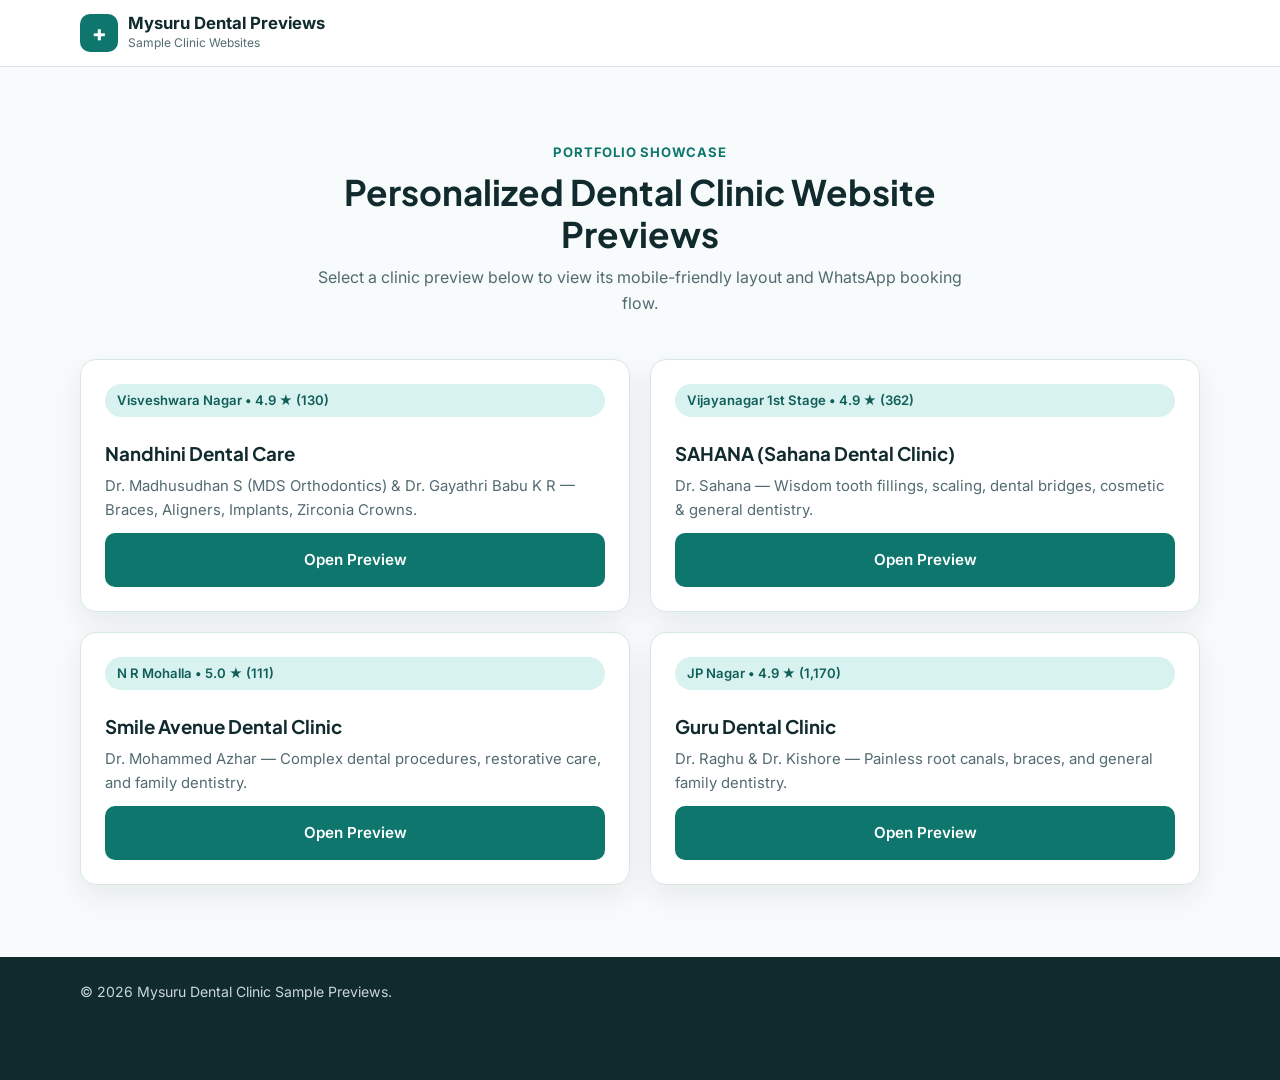
<file: index.html>
<!DOCTYPE html>
<html lang="en">
<head>
  <meta charset="UTF-8" />
  <meta name="viewport" content="width=device-width, initial-scale=1.0" />
  <title>Mysuru Dental Clinic Website Previews</title>
  <link rel="preconnect" href="https://fonts.googleapis.com" />
  <link rel="preconnect" href="https://fonts.gstatic.com" crossorigin />
  <link
    href="https://fonts.googleapis.com/css2?family=Inter:wght@400;500;600&family=Plus+Jakarta+Sans:wght@600;700;800&display=swap"
    rel="stylesheet"
  />
  <link rel="stylesheet" href="styles.css" />
</head>
<body>
  <header class="header">
    <div class="container nav-inner">
      <div class="brand">
        <span class="brand-mark" aria-hidden="true">+</span>
        <span class="brand-text">
          <strong>Mysuru Dental Previews</strong>
          <small>Sample Clinic Websites</small>
        </span>
      </div>
    </div>
  </header>

  <main class="section">
    <div class="container">
      <div class="section-head">
        <span class="eyebrow">Portfolio Showcase</span>
        <h2>Personalized Dental Clinic Website Previews</h2>
        <p>Select a clinic preview below to view its mobile-friendly layout and WhatsApp booking flow.</p>
      </div>

      <div class="directory-grid">
        <article class="directory-card">
          <span class="badge">Visveshwara Nagar &bull; 4.9 &#9733; (130)</span>
          <h3>Nandhini Dental Care</h3>
          <p>Dr. Madhusudhan S (MDS Orthodontics) &amp; Dr. Gayathri Babu K R &mdash; Braces, Aligners, Implants, Zirconia Crowns.</p>
          <a href="./nandhini/index.html" class="btn btn-primary">Open Preview</a>
        </article>

        <article class="directory-card">
          <span class="badge">Vijayanagar 1st Stage &bull; 4.9 &#9733; (362)</span>
          <h3>SAHANA (Sahana Dental Clinic)</h3>
          <p>Dr. Sahana &mdash; Wisdom tooth fillings, scaling, dental bridges, cosmetic &amp; general dentistry.</p>
          <a href="./sahana/index.html" class="btn btn-primary">Open Preview</a>
        </article>

        <article class="directory-card">
          <span class="badge">N R Mohalla &bull; 5.0 &#9733; (111)</span>
          <h3>Smile Avenue Dental Clinic</h3>
          <p>Dr. Mohammed Azhar &mdash; Complex dental procedures, restorative care, and family dentistry.</p>
          <a href="./smile-avenue/index.html" class="btn btn-primary">Open Preview</a>
        </article>

        <article class="directory-card">
          <span class="badge">JP Nagar &bull; 4.9 &#9733; (1,170)</span>
          <h3>Guru Dental Clinic</h3>
          <p>Dr. Raghu &amp; Dr. Kishore &mdash; Painless root canals, braces, and general family dentistry.</p>
          <a href="./guru/index.html" class="btn btn-primary">Open Preview</a>
        </article>
      </div>
    </div>
  </main>

  <footer class="footer">
    <div class="container footer-inner">
      <p>&copy; <span id="year"></span> Mysuru Dental Clinic Sample Previews.</p>
    </div>
  </footer>
  <script src="script.js"></script>
</body>
</html>
</file>
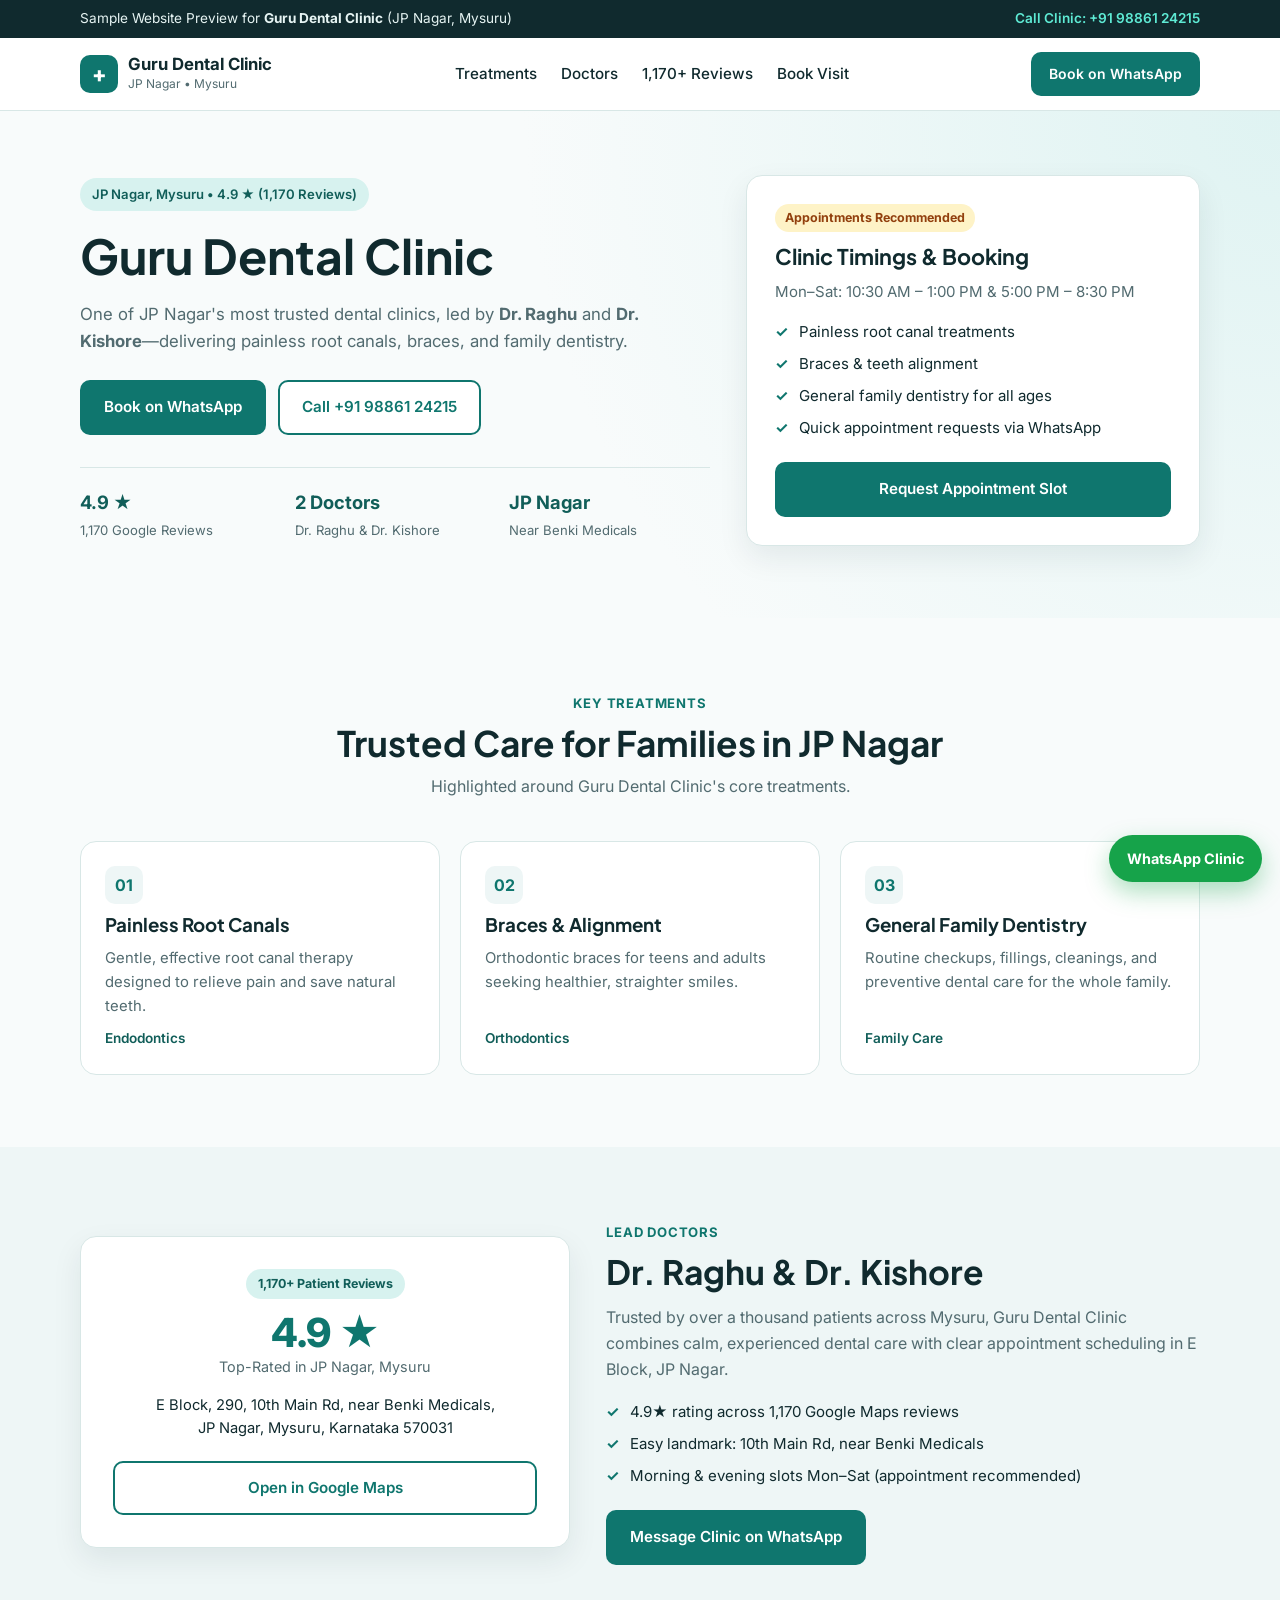
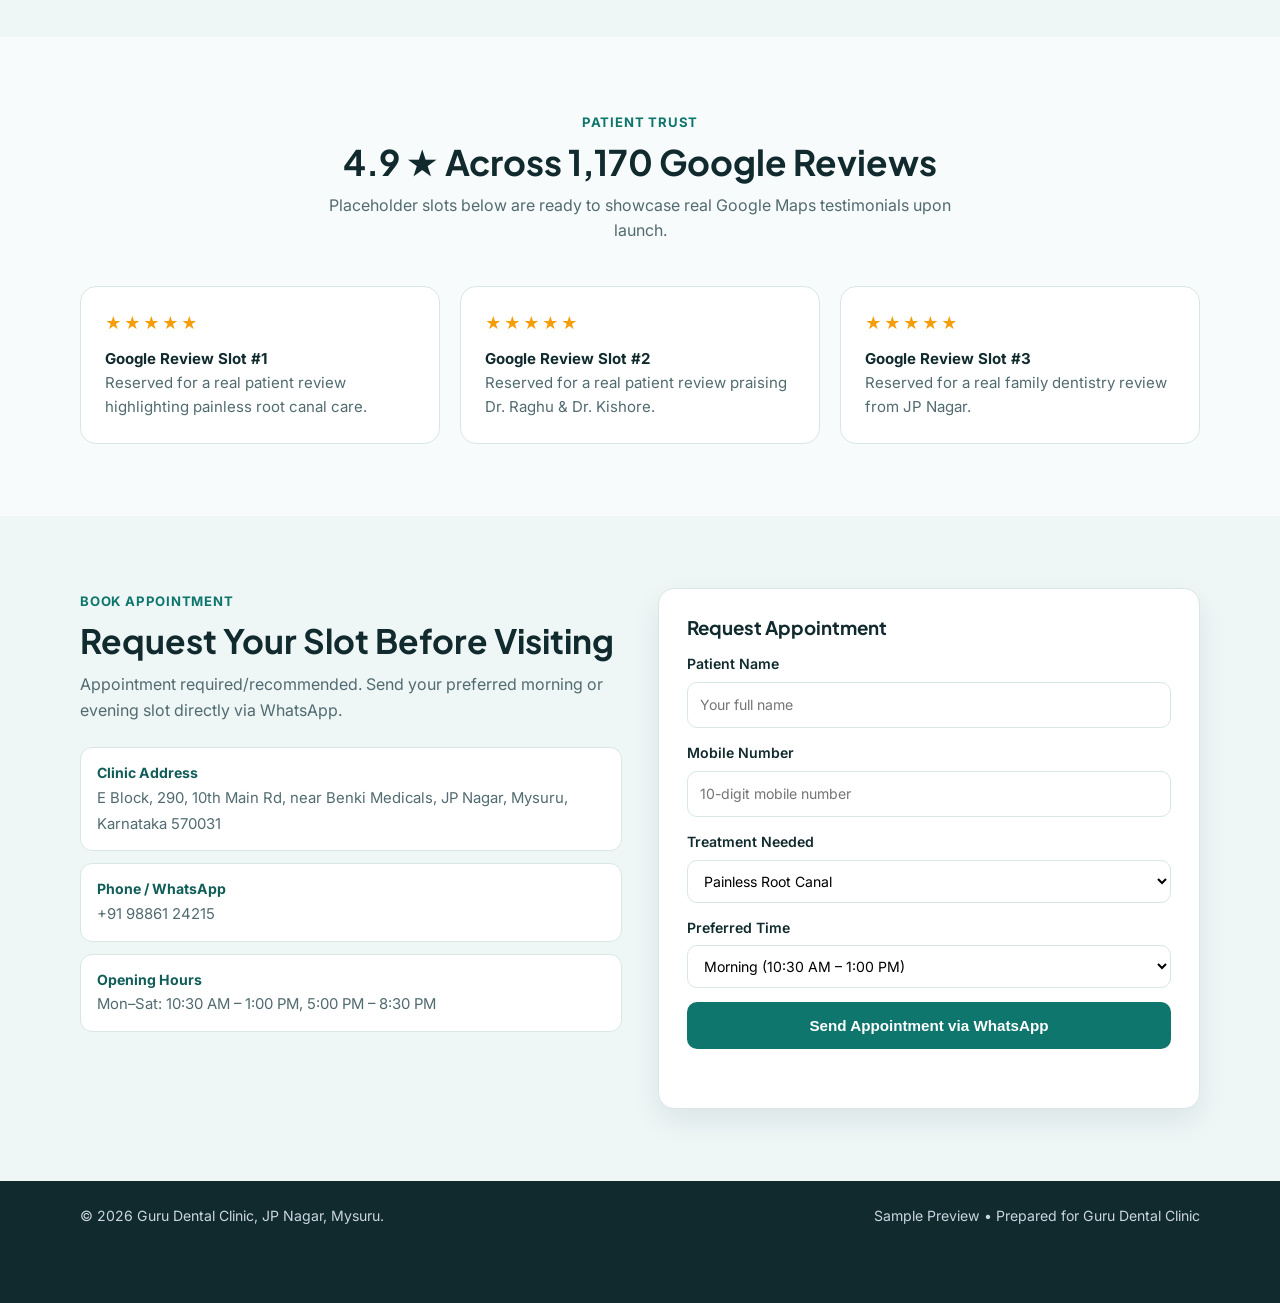
<file: guru/index.html>
<!DOCTYPE html>
<html lang="en">
<head>
  <meta charset="UTF-8" />
  <meta name="viewport" content="width=device-width, initial-scale=1.0" />
  <title>Guru Dental Clinic | JP Nagar, Mysuru</title>
  <meta
    name="description"
    content="Guru Dental Clinic in JP Nagar, Mysuru. Led by Dr. Raghu & Dr. Kishore. Rated 4.9 stars across 1,170 Google reviews."
  />
  <link rel="preconnect" href="https://fonts.googleapis.com" />
  <link rel="preconnect" href="https://fonts.gstatic.com" crossorigin />
  <link
    href="https://fonts.googleapis.com/css2?family=Inter:wght@400;500;600&family=Plus+Jakarta+Sans:wght@600;700;800&display=swap"
    rel="stylesheet"
  />
  <link rel="stylesheet" href="../styles.css" />
</head>
<body>
  <div class="preview-bar">
    <div class="container preview-bar-inner">
      <span>Sample Website Preview for <strong>Guru Dental Clinic</strong> (JP Nagar, Mysuru)</span>
      <a href="tel:+919886124215">Call Clinic: +91 98861 24215</a>
    </div>
  </div>

  <header class="header" id="header">
    <div class="container nav-inner">
      <a href="#" class="brand">
        <span class="brand-mark" aria-hidden="true">+</span>
        <span class="brand-text">
          <strong>Guru Dental Clinic</strong>
          <small>JP Nagar &bull; Mysuru</small>
        </span>
      </a>

      <nav class="nav-links" id="navLinks" aria-label="Main navigation">
        <a href="#services">Treatments</a>
        <a href="#doctors">Doctors</a>
        <a href="#reviews">1,170+ Reviews</a>
        <a href="#book">Book Visit</a>
      </nav>

      <div class="nav-actions">
        <a
          href="https://wa.me/919886124215?text=Hello%20Guru%20Dental%20Clinic%2C%20I%20would%20like%20to%20book%20an%20appointment."
          target="_blank"
          rel="noopener noreferrer"
          class="btn btn-primary btn-sm"
        >
          Book on WhatsApp
        </a>
        <button class="menu-toggle" id="menuToggle" aria-label="Toggle navigation menu" aria-expanded="false">
          <span></span><span></span><span></span>
        </button>
      </div>
    </div>
  </header>

  <main>
    <section class="hero">
      <div class="container hero-grid">
        <div class="hero-content">
          <div class="badge">JP Nagar, Mysuru &bull; 4.9 &#9733; (1,170 Reviews)</div>
          <h1>Guru Dental Clinic</h1>
          <p class="hero-subtitle">
            One of JP Nagar's most trusted dental clinics, led by <strong>Dr. Raghu</strong> and
            <strong>Dr. Kishore</strong>—delivering painless root canals, braces, and family dentistry.
          </p>

          <div class="hero-cta">
            <a
              href="https://wa.me/919886124215?text=Hello%20Guru%20Dental%20Clinic%2C%20I%20would%20like%20to%20book%20an%20appointment."
              target="_blank"
              rel="noopener noreferrer"
              class="btn btn-primary"
            >
              Book on WhatsApp
            </a>
            <a href="tel:+919886124215" class="btn btn-outline">Call +91 98861 24215</a>
          </div>

          <div class="trust-stats">
            <div class="stat">
              <strong>4.9 &#9733;</strong>
              <span>1,170 Google Reviews</span>
            </div>
            <div class="stat">
              <strong>2 Doctors</strong>
              <span>Dr. Raghu &amp; Dr. Kishore</span>
            </div>
            <div class="stat">
              <strong>JP Nagar</strong>
              <span>Near Benki Medicals</span>
            </div>
          </div>
        </div>

        <div class="hero-card">
          <div class="hero-card-badge">Appointments Recommended</div>
          <h2>Clinic Timings &amp; Booking</h2>
          <p>Mon–Sat: 10:30 AM – 1:00 PM &amp; 5:00 PM – 8:30 PM</p>
          <ul class="checklist">
            <li>Painless root canal treatments</li>
            <li>Braces &amp; teeth alignment</li>
            <li>General family dentistry for all ages</li>
            <li>Quick appointment requests via WhatsApp</li>
          </ul>
          <a href="#book" class="btn btn-primary btn-full">Request Appointment Slot</a>
        </div>
      </div>
    </section>

    <section class="section" id="services">
      <div class="container">
        <div class="section-head">
          <span class="eyebrow">Key Treatments</span>
          <h2>Trusted Care for Families in JP Nagar</h2>
          <p>Highlighted around Guru Dental Clinic's core treatments.</p>
        </div>

        <div class="services-grid">
          <article class="service-card">
            <div class="service-icon">01</div>
            <h3>Painless Root Canals</h3>
            <p>Gentle, effective root canal therapy designed to relieve pain and save natural teeth.</p>
            <span class="service-tag">Endodontics</span>
          </article>
          <article class="service-card">
            <div class="service-icon">02</div>
            <h3>Braces &amp; Alignment</h3>
            <p>Orthodontic braces for teens and adults seeking healthier, straighter smiles.</p>
            <span class="service-tag">Orthodontics</span>
          </article>
          <article class="service-card">
            <div class="service-icon">03</div>
            <h3>General Family Dentistry</h3>
            <p>Routine checkups, fillings, cleanings, and preventive dental care for the whole family.</p>
            <span class="service-tag">Family Care</span>
          </article>
        </div>
      </div>
    </section>

    <section class="section section-alt" id="doctors">
      <div class="container about-grid">
        <div class="about-card">
          <div class="rating-pill">1,170+ Patient Reviews</div>
          <div class="big-rating">4.9 &#9733;</div>
          <p class="rating-sub">Top-Rated in JP Nagar, Mysuru</p>
          <p class="about-address">
            E Block, 290, 10th Main Rd, near Benki Medicals,<br />
            JP Nagar, Mysuru, Karnataka 570031
          </p>
          <a
            href="https://www.google.com/maps/search/?api=1&query=Guru+Dental+Clinic+JP+Nagar+Mysuru"
            target="_blank"
            rel="noopener noreferrer"
            class="btn btn-outline btn-full"
          >
            Open in Google Maps
          </a>
        </div>

        <div class="about-info">
          <span class="eyebrow">Lead Doctors</span>
          <h2>Dr. Raghu &amp; Dr. Kishore</h2>
          <p>
            Trusted by over a thousand patients across Mysuru, Guru Dental Clinic combines calm,
            experienced dental care with clear appointment scheduling in E Block, JP Nagar.
          </p>
          <ul class="checklist">
            <li>4.9★ rating across 1,170 Google Maps reviews</li>
            <li>Easy landmark: 10th Main Rd, near Benki Medicals</li>
            <li>Morning &amp; evening slots Mon–Sat (appointment recommended)</li>
          </ul>
          <a
            href="https://wa.me/919886124215?text=Hello%20Guru%20Dental%20Clinic%2C%20I%20would%20like%20to%20request%20an%20appointment."
            target="_blank"
            rel="noopener noreferrer"
            class="btn btn-primary"
          >
            Message Clinic on WhatsApp
          </a>
        </div>
      </div>
    </section>

    <section class="section" id="reviews">
      <div class="container">
        <div class="section-head">
          <span class="eyebrow">Patient Trust</span>
          <h2>4.9 &#9733; Across 1,170 Google Reviews</h2>
          <p>Placeholder slots below are ready to showcase real Google Maps testimonials upon launch.</p>
        </div>
        <div class="reviews-grid">
          <div class="review-card">
            <div class="stars">&#9733;&#9733;&#9733;&#9733;&#9733;</div>
            <p><strong>Google Review Slot #1</strong><br />Reserved for a real patient review highlighting painless root canal care.</p>
          </div>
          <div class="review-card">
            <div class="stars">&#9733;&#9733;&#9733;&#9733;&#9733;</div>
            <p><strong>Google Review Slot #2</strong><br />Reserved for a real patient review praising Dr. Raghu &amp; Dr. Kishore.</p>
          </div>
          <div class="review-card">
            <div class="stars">&#9733;&#9733;&#9733;&#9733;&#9733;</div>
            <p><strong>Google Review Slot #3</strong><br />Reserved for a real family dentistry review from JP Nagar.</p>
          </div>
        </div>
      </div>
    </section>

    <section class="section section-alt" id="book">
      <div class="container book-grid">
        <div class="book-info">
          <span class="eyebrow">Book Appointment</span>
          <h2>Request Your Slot Before Visiting</h2>
          <p>Appointment required/recommended. Send your preferred morning or evening slot directly via WhatsApp.</p>
          <div class="contact-boxes">
            <div class="contact-box">
              <strong>Clinic Address</strong>
              <span>E Block, 290, 10th Main Rd, near Benki Medicals, JP Nagar, Mysuru, Karnataka 570031</span>
            </div>
            <div class="contact-box">
              <strong>Phone / WhatsApp</strong>
              <span><a href="tel:+919886124215">+91 98861 24215</a></span>
            </div>
            <div class="contact-box">
              <strong>Opening Hours</strong>
              <span>Mon–Sat: 10:30 AM – 1:00 PM, 5:00 PM – 8:30 PM</span>
            </div>
          </div>
        </div>

        <form class="book-form" id="bookingForm" data-clinic="Guru Dental Clinic" data-whatsapp="919886124215">
          <h3>Request Appointment</h3>
          <label>
            Patient Name
            <input type="text" id="patientName" placeholder="Your full name" required />
          </label>
          <label>
            Mobile Number
            <input type="tel" id="patientPhone" placeholder="10-digit mobile number" pattern="[0-9+\s-]{10,15}" required />
          </label>
          <label>
            Treatment Needed
            <select id="treatment">
              <option value="Painless Root Canal">Painless Root Canal</option>
              <option value="Braces Consultation">Braces Consultation</option>
              <option value="General Family Dental Checkup">General Family Dental Checkup</option>
            </select>
          </label>
          <label>
            Preferred Time
            <select id="preferredTime">
              <option value="Morning (10:30 AM - 1:00 PM)">Morning (10:30 AM – 1:00 PM)</option>
              <option value="Evening (5:00 PM - 8:30 PM)">Evening (5:00 PM – 8:30 PM)</option>
            </select>
          </label>
          <button type="submit" class="btn btn-primary btn-full">Send Appointment via WhatsApp</button>
          <p class="form-note" id="formStatus" aria-live="polite"></p>
        </form>
      </div>
    </section>
  </main>

  <footer class="footer">
    <div class="container footer-inner">
      <p>&copy; <span id="year"></span> Guru Dental Clinic, JP Nagar, Mysuru.</p>
      <p>Sample Preview &bull; Prepared for Guru Dental Clinic</p>
    </div>
  </footer>

  <a
    href="https://wa.me/919886124215?text=Hello%20Guru%20Dental%20Clinic%2C%20I%20would%20like%20to%20book%20an%20appointment."
    target="_blank"
    rel="noopener noreferrer"
    class="floating-wa"
  >
    WhatsApp Clinic
  </a>

  <script src="../script.js"></script>
</body>
</html>
</file>
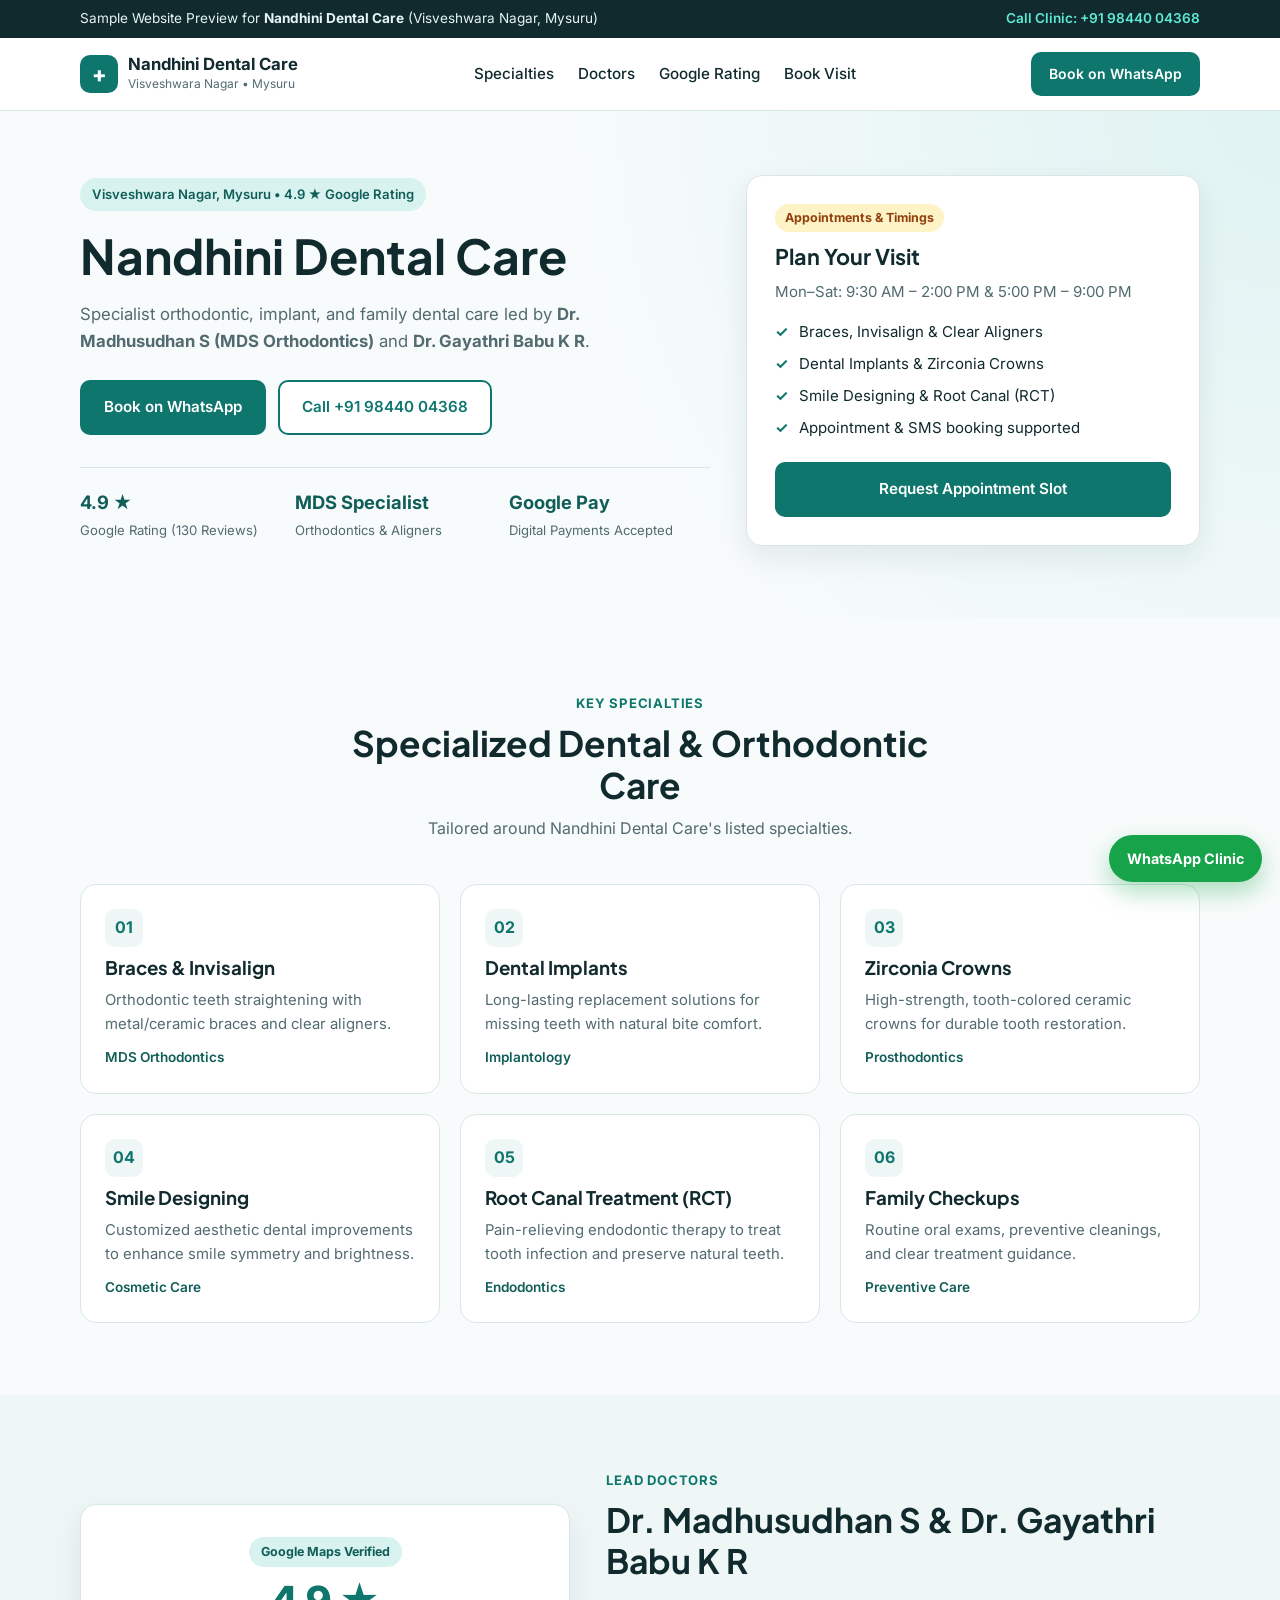
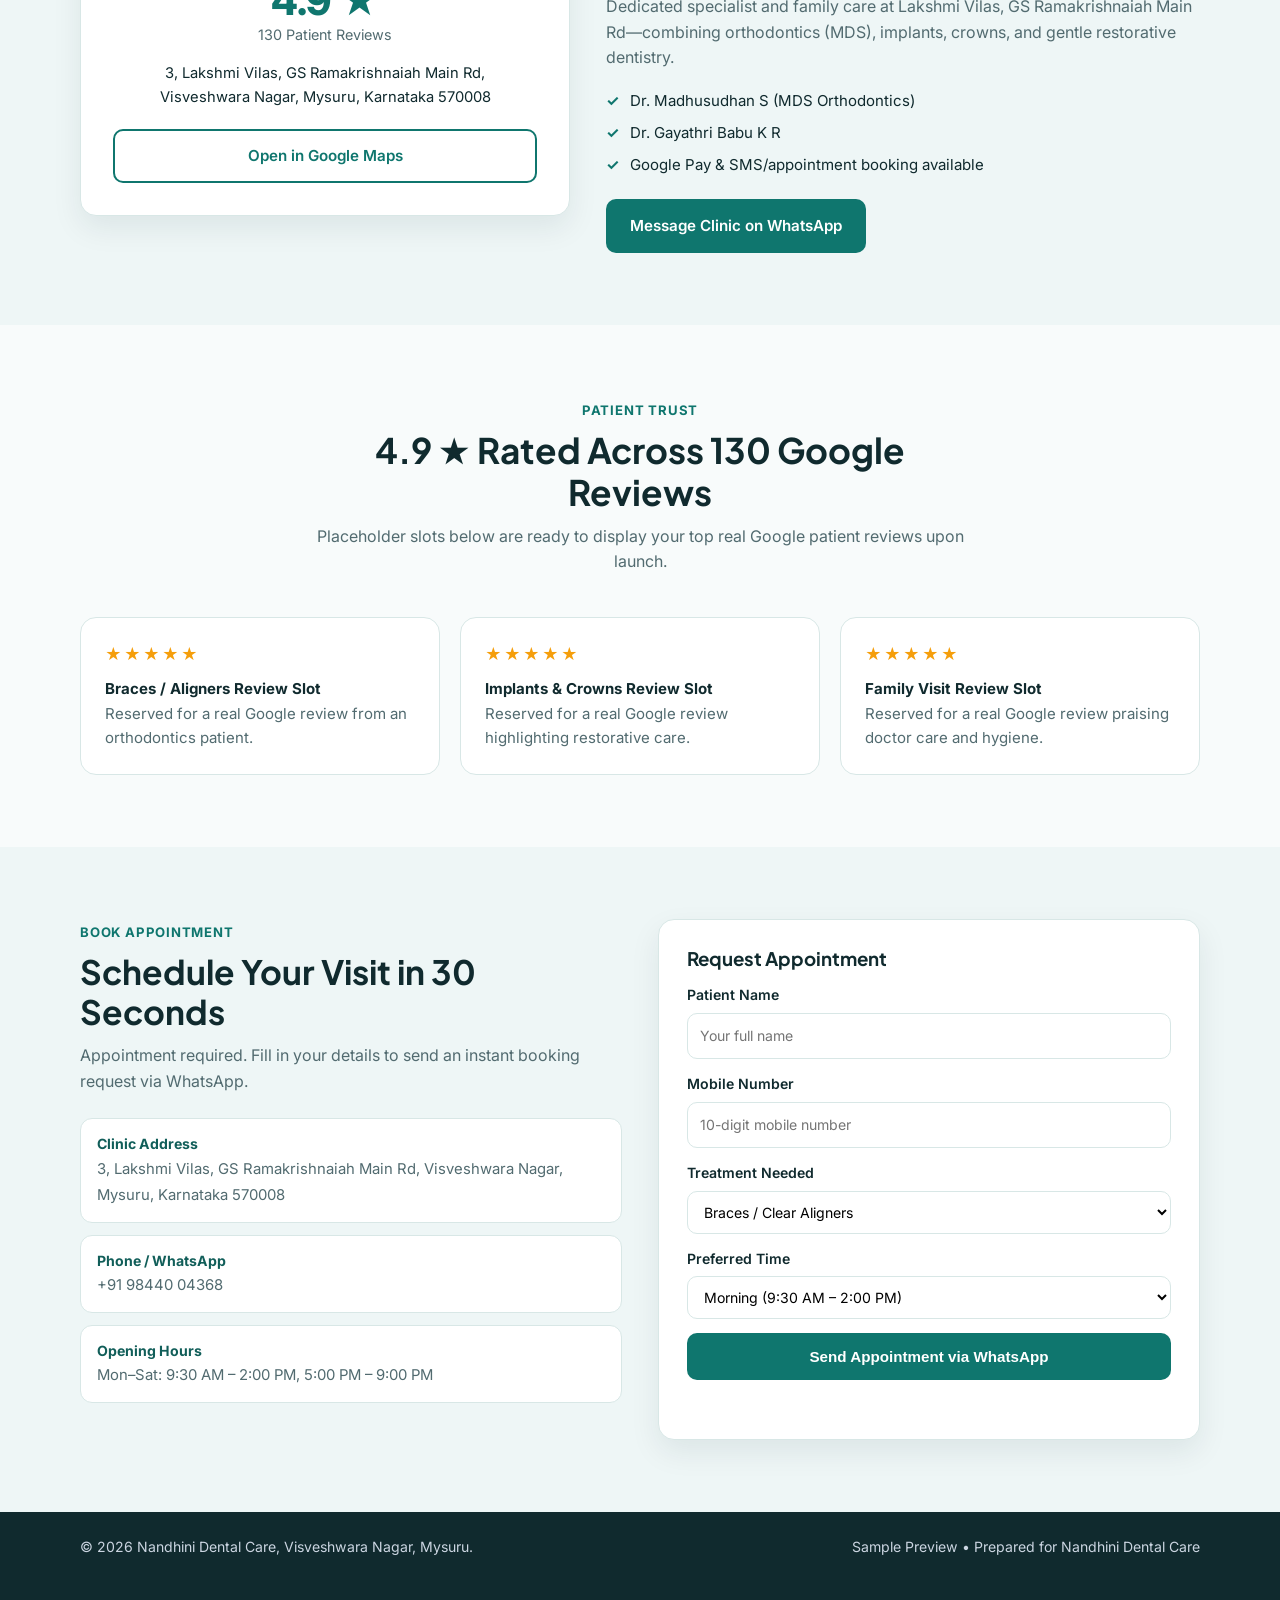
<file: nandhini/index.html>
<!DOCTYPE html>
<html lang="en">
<head>
  <meta charset="UTF-8" />
  <meta name="viewport" content="width=device-width, initial-scale=1.0" />
  <title>Nandhini Dental Care | Braces, Aligners &amp; Implants in Mysuru</title>
  <meta
    name="description"
    content="Nandhini Dental Care in Visveshwara Nagar, Mysuru. Led by Dr. Madhusudhan S (MDS Orthodontics) & Dr. Gayathri Babu K R. Rated 4.9 stars on Google."
  />
  <link rel="preconnect" href="https://fonts.googleapis.com" />
  <link rel="preconnect" href="https://fonts.gstatic.com" crossorigin />
  <link
    href="https://fonts.googleapis.com/css2?family=Inter:wght@400;500;600&family=Plus+Jakarta+Sans:wght@600;700;800&display=swap"
    rel="stylesheet"
  />
  <link rel="stylesheet" href="../styles.css" />
</head>
<body>
  <div class="preview-bar">
    <div class="container preview-bar-inner">
      <span>Sample Website Preview for <strong>Nandhini Dental Care</strong> (Visveshwara Nagar, Mysuru)</span>
      <a href="tel:+919844004368">Call Clinic: +91 98440 04368</a>
    </div>
  </div>

  <header class="header" id="header">
    <div class="container nav-inner">
      <a href="#" class="brand">
        <span class="brand-mark" aria-hidden="true">+</span>
        <span class="brand-text">
          <strong>Nandhini Dental Care</strong>
          <small>Visveshwara Nagar &bull; Mysuru</small>
        </span>
      </a>

      <nav class="nav-links" id="navLinks" aria-label="Main navigation">
        <a href="#services">Specialties</a>
        <a href="#doctors">Doctors</a>
        <a href="#reviews">Google Rating</a>
        <a href="#book">Book Visit</a>
      </nav>

      <div class="nav-actions">
        <a
          href="https://wa.me/919844004368?text=Hello%20Nandhini%20Dental%20Care%2C%20I%20would%20like%20to%20book%20an%20appointment."
          target="_blank"
          rel="noopener noreferrer"
          class="btn btn-primary btn-sm"
        >
          Book on WhatsApp
        </a>
        <button class="menu-toggle" id="menuToggle" aria-label="Toggle navigation menu" aria-expanded="false">
          <span></span><span></span><span></span>
        </button>
      </div>
    </div>
  </header>

  <main>
    <section class="hero">
      <div class="container hero-grid">
        <div class="hero-content">
          <div class="badge">Visveshwara Nagar, Mysuru &bull; 4.9 &#9733; Google Rating</div>
          <h1>Nandhini Dental Care</h1>
          <p class="hero-subtitle">
            Specialist orthodontic, implant, and family dental care led by
            <strong>Dr. Madhusudhan S (MDS Orthodontics)</strong> and
            <strong>Dr. Gayathri Babu K R</strong>.
          </p>

          <div class="hero-cta">
            <a
              href="https://wa.me/919844004368?text=Hello%20Nandhini%20Dental%20Care%2C%20I%20would%20like%20to%20book%20a%20consultation."
              target="_blank"
              rel="noopener noreferrer"
              class="btn btn-primary"
            >
              Book on WhatsApp
            </a>
            <a href="tel:+919844004368" class="btn btn-outline">Call +91 98440 04368</a>
          </div>

          <div class="trust-stats">
            <div class="stat">
              <strong>4.9 &#9733;</strong>
              <span>Google Rating (130 Reviews)</span>
            </div>
            <div class="stat">
              <strong>MDS Specialist</strong>
              <span>Orthodontics &amp; Aligners</span>
            </div>
            <div class="stat">
              <strong>Google Pay</strong>
              <span>Digital Payments Accepted</span>
            </div>
          </div>
        </div>

        <div class="hero-card">
          <div class="hero-card-badge">Appointments &amp; Timings</div>
          <h2>Plan Your Visit</h2>
          <p>Mon–Sat: 9:30 AM – 2:00 PM &amp; 5:00 PM – 9:00 PM</p>
          <ul class="checklist">
            <li>Braces, Invisalign &amp; Clear Aligners</li>
            <li>Dental Implants &amp; Zirconia Crowns</li>
            <li>Smile Designing &amp; Root Canal (RCT)</li>
            <li>Appointment &amp; SMS booking supported</li>
          </ul>
          <a href="#book" class="btn btn-primary btn-full">Request Appointment Slot</a>
        </div>
      </div>
    </section>

    <section class="section" id="services">
      <div class="container">
        <div class="section-head">
          <span class="eyebrow">Key Specialties</span>
          <h2>Specialized Dental &amp; Orthodontic Care</h2>
          <p>Tailored around Nandhini Dental Care's listed specialties.</p>
        </div>

        <div class="services-grid">
          <article class="service-card">
            <div class="service-icon">01</div>
            <h3>Braces &amp; Invisalign</h3>
            <p>Orthodontic teeth straightening with metal/ceramic braces and clear aligners.</p>
            <span class="service-tag">MDS Orthodontics</span>
          </article>
          <article class="service-card">
            <div class="service-icon">02</div>
            <h3>Dental Implants</h3>
            <p>Long-lasting replacement solutions for missing teeth with natural bite comfort.</p>
            <span class="service-tag">Implantology</span>
          </article>
          <article class="service-card">
            <div class="service-icon">03</div>
            <h3>Zirconia Crowns</h3>
            <p>High-strength, tooth-colored ceramic crowns for durable tooth restoration.</p>
            <span class="service-tag">Prosthodontics</span>
          </article>
          <article class="service-card">
            <div class="service-icon">04</div>
            <h3>Smile Designing</h3>
            <p>Customized aesthetic dental improvements to enhance smile symmetry and brightness.</p>
            <span class="service-tag">Cosmetic Care</span>
          </article>
          <article class="service-card">
            <div class="service-icon">05</div>
            <h3>Root Canal Treatment (RCT)</h3>
            <p>Pain-relieving endodontic therapy to treat tooth infection and preserve natural teeth.</p>
            <span class="service-tag">Endodontics</span>
          </article>
          <article class="service-card">
            <div class="service-icon">06</div>
            <h3>Family Checkups</h3>
            <p>Routine oral exams, preventive cleanings, and clear treatment guidance.</p>
            <span class="service-tag">Preventive Care</span>
          </article>
        </div>
      </div>
    </section>

    <section class="section section-alt" id="doctors">
      <div class="container about-grid">
        <div class="about-card">
          <div class="rating-pill">Google Maps Verified</div>
          <div class="big-rating">4.9 &#9733;</div>
          <p class="rating-sub">130 Patient Reviews</p>
          <p class="about-address">
            3, Lakshmi Vilas, GS Ramakrishnaiah Main Rd,<br />
            Visveshwara Nagar, Mysuru, Karnataka 570008
          </p>
          <a
            href="https://www.google.com/maps/search/?api=1&query=Nandhini+Dental+Care+Visveshwara+Nagar+Mysuru"
            target="_blank"
            rel="noopener noreferrer"
            class="btn btn-outline btn-full"
          >
            Open in Google Maps
          </a>
        </div>

        <div class="about-info">
          <span class="eyebrow">Lead Doctors</span>
          <h2>Dr. Madhusudhan S &amp; Dr. Gayathri Babu K R</h2>
          <p>
            Dedicated specialist and family care at Lakshmi Vilas, GS Ramakrishnaiah Main Rd—combining
            orthodontics (MDS), implants, crowns, and gentle restorative dentistry.
          </p>
          <ul class="checklist">
            <li>Dr. Madhusudhan S (MDS Orthodontics)</li>
            <li>Dr. Gayathri Babu K R</li>
            <li>Google Pay &amp; SMS/appointment booking available</li>
          </ul>
          <a
            href="https://wa.me/919844004368?text=Hello%20Nandhini%20Dental%20Care%2C%20I%20have%20a%20question%20for%20the%20doctors."
            target="_blank"
            rel="noopener noreferrer"
            class="btn btn-primary"
          >
            Message Clinic on WhatsApp
          </a>
        </div>
      </div>
    </section>

    <section class="section" id="reviews">
      <div class="container">
        <div class="section-head">
          <span class="eyebrow">Patient Trust</span>
          <h2>4.9 &#9733; Rated Across 130 Google Reviews</h2>
          <p>Placeholder slots below are ready to display your top real Google patient reviews upon launch.</p>
        </div>
        <div class="reviews-grid">
          <div class="review-card">
            <div class="stars">&#9733;&#9733;&#9733;&#9733;&#9733;</div>
            <p><strong>Braces / Aligners Review Slot</strong><br />Reserved for a real Google review from an orthodontics patient.</p>
          </div>
          <div class="review-card">
            <div class="stars">&#9733;&#9733;&#9733;&#9733;&#9733;</div>
            <p><strong>Implants &amp; Crowns Review Slot</strong><br />Reserved for a real Google review highlighting restorative care.</p>
          </div>
          <div class="review-card">
            <div class="stars">&#9733;&#9733;&#9733;&#9733;&#9733;</div>
            <p><strong>Family Visit Review Slot</strong><br />Reserved for a real Google review praising doctor care and hygiene.</p>
          </div>
        </div>
      </div>
    </section>

    <section class="section section-alt" id="book">
      <div class="container book-grid">
        <div class="book-info">
          <span class="eyebrow">Book Appointment</span>
          <h2>Schedule Your Visit in 30 Seconds</h2>
          <p>Appointment required. Fill in your details to send an instant booking request via WhatsApp.</p>
          <div class="contact-boxes">
            <div class="contact-box">
              <strong>Clinic Address</strong>
              <span>3, Lakshmi Vilas, GS Ramakrishnaiah Main Rd, Visveshwara Nagar, Mysuru, Karnataka 570008</span>
            </div>
            <div class="contact-box">
              <strong>Phone / WhatsApp</strong>
              <span><a href="tel:+919844004368">+91 98440 04368</a></span>
            </div>
            <div class="contact-box">
              <strong>Opening Hours</strong>
              <span>Mon–Sat: 9:30 AM – 2:00 PM, 5:00 PM – 9:00 PM</span>
            </div>
          </div>
        </div>

        <form class="book-form" id="bookingForm" data-clinic="Nandhini Dental Care" data-whatsapp="919844004368">
          <h3>Request Appointment</h3>
          <label>
            Patient Name
            <input type="text" id="patientName" placeholder="Your full name" required />
          </label>
          <label>
            Mobile Number
            <input type="tel" id="patientPhone" placeholder="10-digit mobile number" pattern="[0-9+\s-]{10,15}" required />
          </label>
          <label>
            Treatment Needed
            <select id="treatment">
              <option value="Braces / Clear Aligners">Braces / Clear Aligners</option>
              <option value="Dental Implants / Zirconia Crowns">Dental Implants / Zirconia Crowns</option>
              <option value="Smile Designing">Smile Designing</option>
              <option value="Root Canal Treatment (RCT)">Root Canal Treatment (RCT)</option>
              <option value="General Dental Checkup">General Dental Checkup</option>
            </select>
          </label>
          <label>
            Preferred Time
            <select id="preferredTime">
              <option value="Morning (9:30 AM - 2:00 PM)">Morning (9:30 AM – 2:00 PM)</option>
              <option value="Evening (5:00 PM - 9:00 PM)">Evening (5:00 PM – 9:00 PM)</option>
            </select>
          </label>
          <button type="submit" class="btn btn-primary btn-full">Send Appointment via WhatsApp</button>
          <p class="form-note" id="formStatus" aria-live="polite"></p>
        </form>
      </div>
    </section>
  </main>

  <footer class="footer">
    <div class="container footer-inner">
      <p>&copy; <span id="year"></span> Nandhini Dental Care, Visveshwara Nagar, Mysuru.</p>
      <p>Sample Preview &bull; Prepared for Nandhini Dental Care</p>
    </div>
  </footer>

  <a
    href="https://wa.me/919844004368?text=Hello%20Nandhini%20Dental%20Care%2C%20I%20would%20like%20to%20book%20an%20appointment."
    target="_blank"
    rel="noopener noreferrer"
    class="floating-wa"
  >
    WhatsApp Clinic
  </a>

  <script src="../script.js"></script>
</body>
</html>
</file>
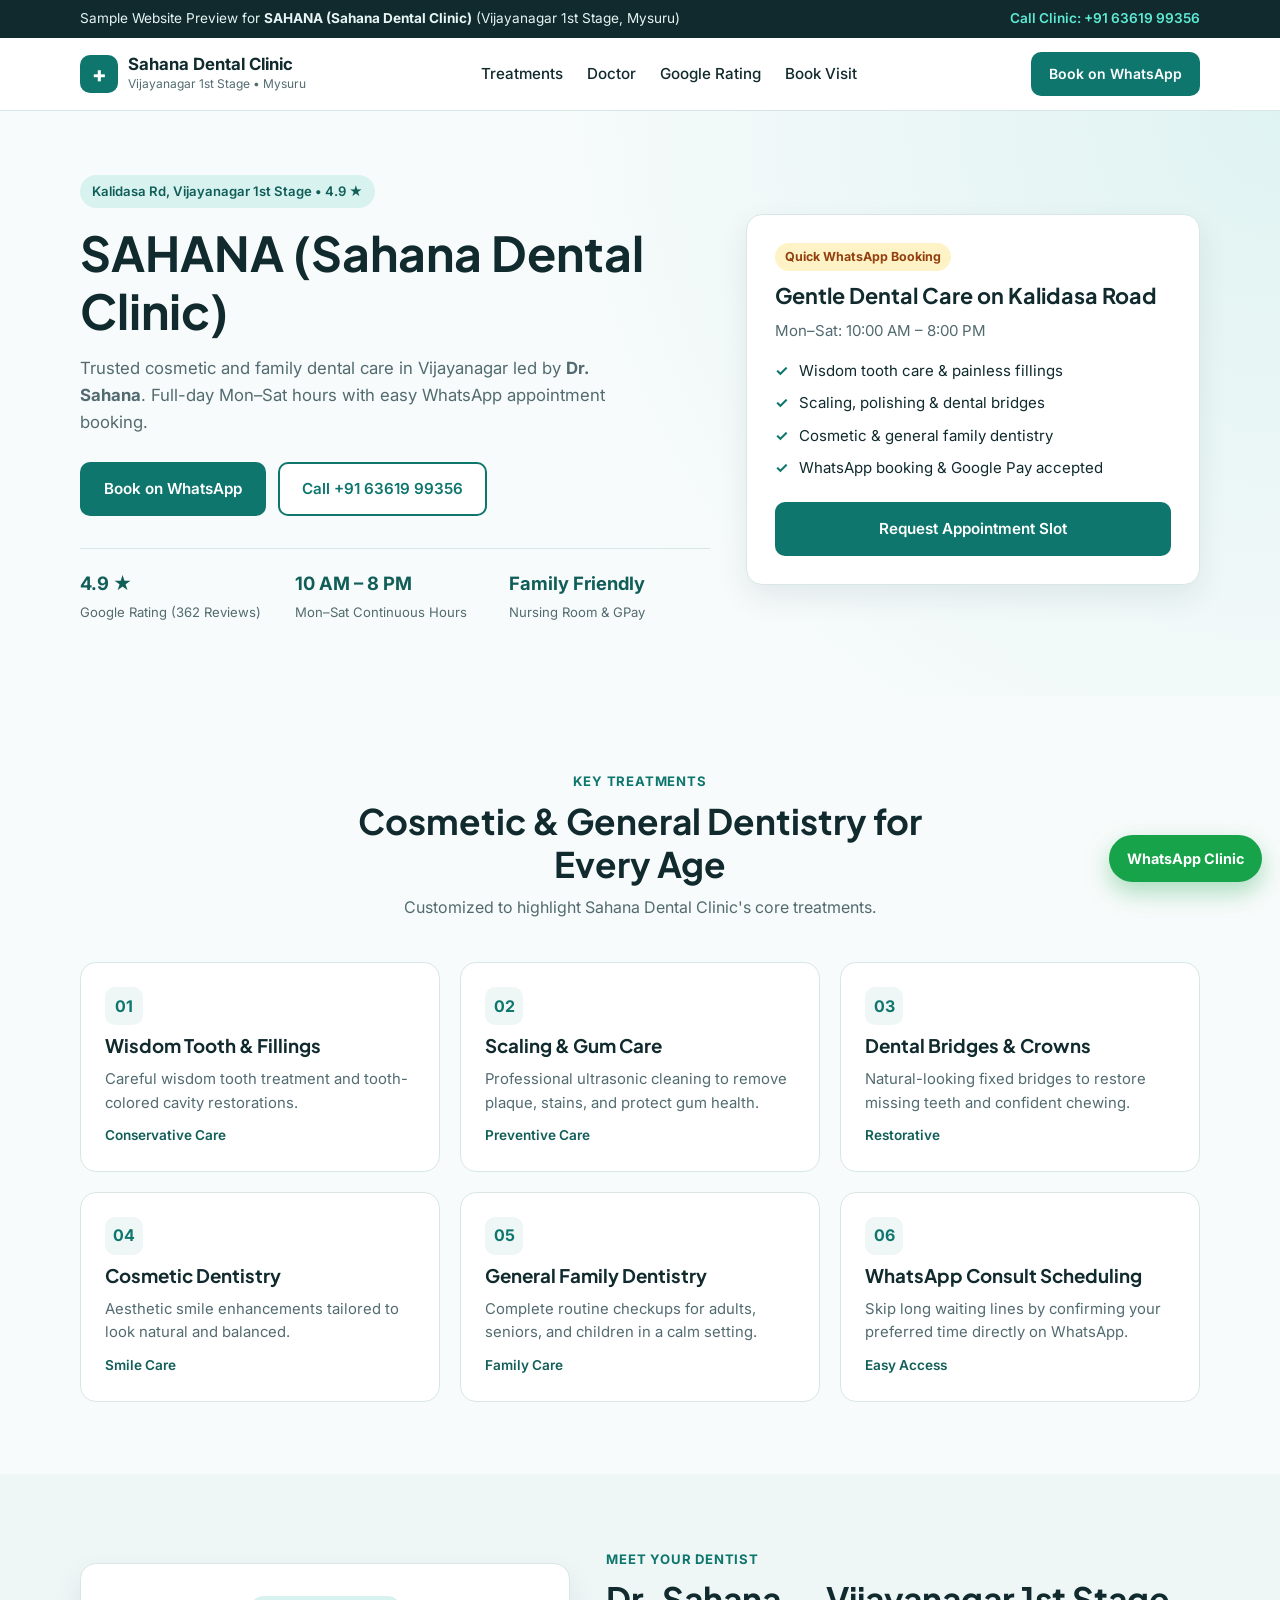
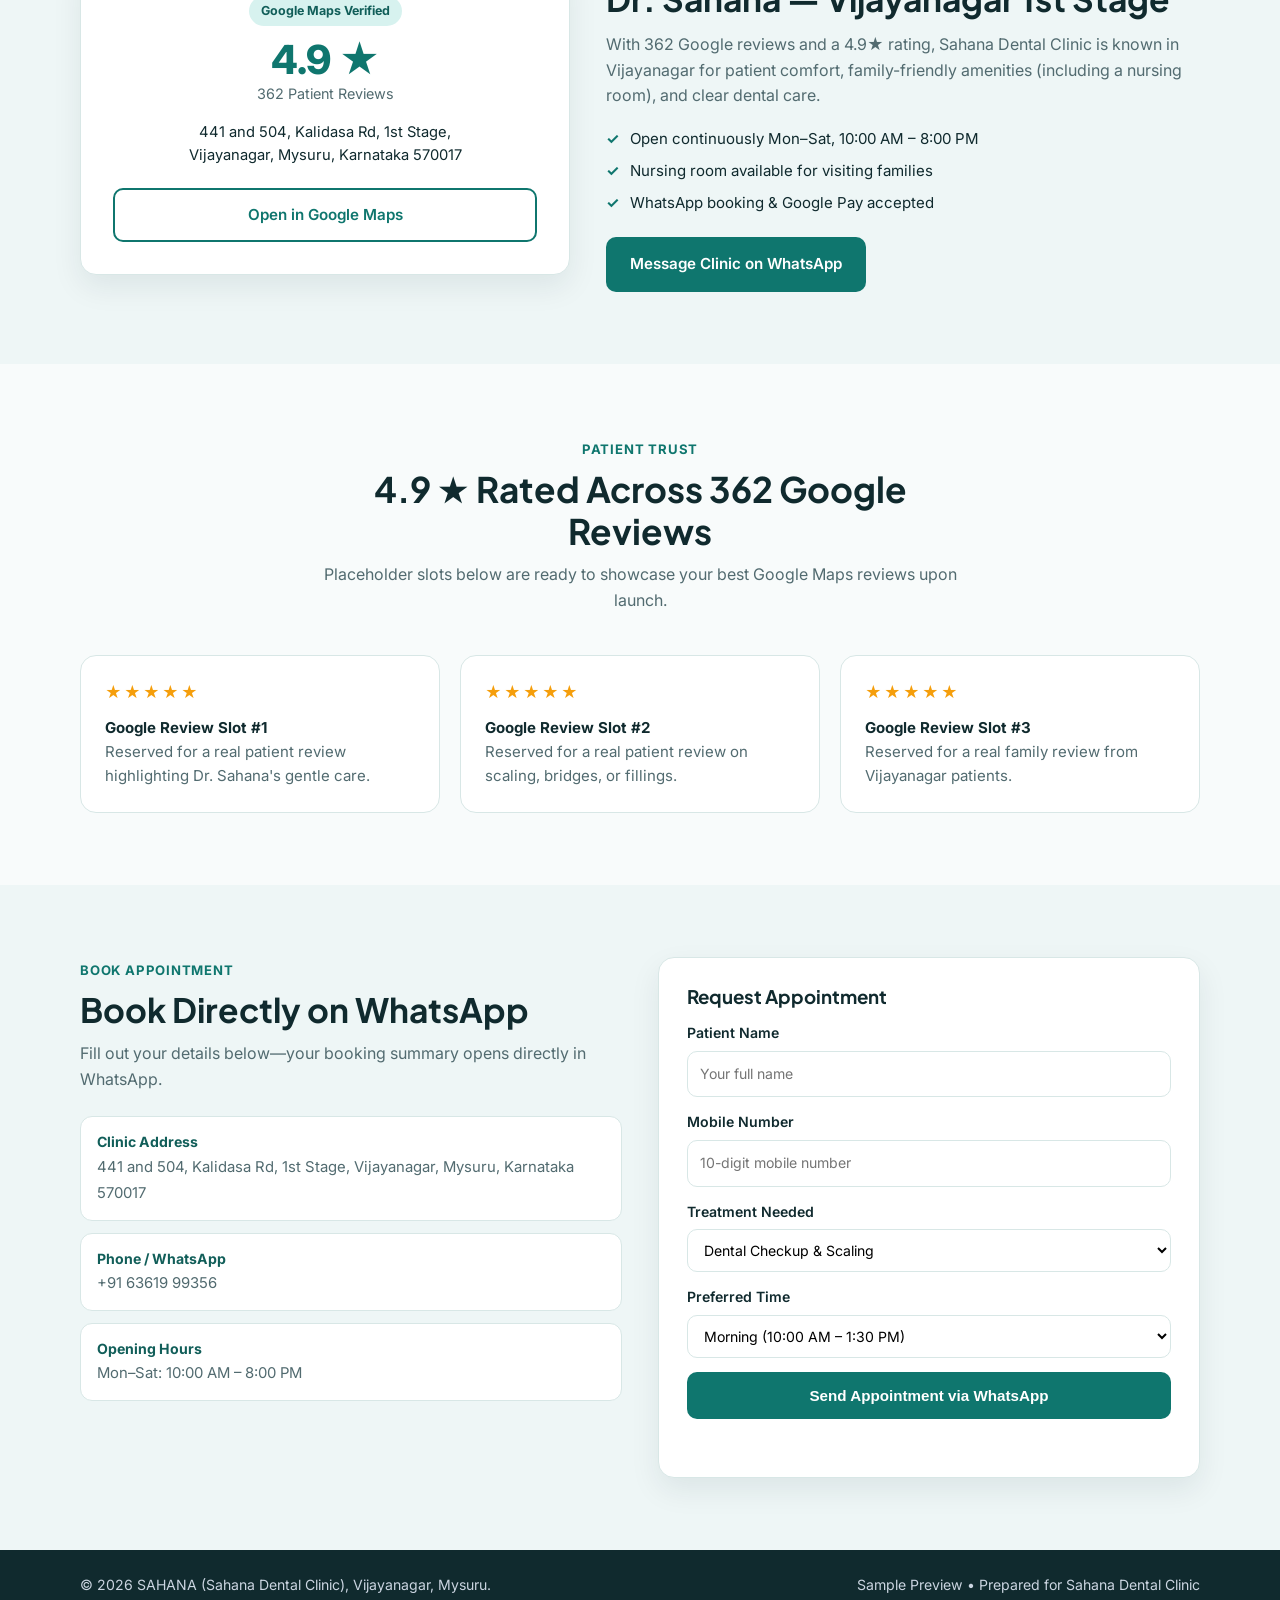
<file: sahana/index.html>
<!DOCTYPE html>
<html lang="en">
<head>
  <meta charset="UTF-8" />
  <meta name="viewport" content="width=device-width, initial-scale=1.0" />
  <title>SAHANA (Sahana Dental Clinic) | Vijayanagar, Mysuru</title>
  <meta
    name="description"
    content="SAHANA (Sahana Dental Clinic) on Kalidasa Rd, Vijayanagar 1st Stage, Mysuru. Led by Dr. Sahana. Rated 4.9 stars across 362 Google reviews."
  />
  <link rel="preconnect" href="https://fonts.googleapis.com" />
  <link rel="preconnect" href="https://fonts.gstatic.com" crossorigin />
  <link
    href="https://fonts.googleapis.com/css2?family=Inter:wght@400;500;600&family=Plus+Jakarta+Sans:wght@600;700;800&display=swap"
    rel="stylesheet"
  />
  <link rel="stylesheet" href="../styles.css" />
</head>
<body>
  <div class="preview-bar">
    <div class="container preview-bar-inner">
      <span>Sample Website Preview for <strong>SAHANA (Sahana Dental Clinic)</strong> (Vijayanagar 1st Stage, Mysuru)</span>
      <a href="tel:+916361999356">Call Clinic: +91 63619 99356</a>
    </div>
  </div>

  <header class="header" id="header">
    <div class="container nav-inner">
      <a href="#" class="brand">
        <span class="brand-mark" aria-hidden="true">+</span>
        <span class="brand-text">
          <strong>Sahana Dental Clinic</strong>
          <small>Vijayanagar 1st Stage &bull; Mysuru</small>
        </span>
      </a>

      <nav class="nav-links" id="navLinks" aria-label="Main navigation">
        <a href="#services">Treatments</a>
        <a href="#doctors">Doctor</a>
        <a href="#reviews">Google Rating</a>
        <a href="#book">Book Visit</a>
      </nav>

      <div class="nav-actions">
        <a
          href="https://wa.me/916361999356?text=Hello%20Dr.%20Sahana%2C%20I%20would%20like%20to%20book%20a%20dental%20appointment."
          target="_blank"
          rel="noopener noreferrer"
          class="btn btn-primary btn-sm"
        >
          Book on WhatsApp
        </a>
        <button class="menu-toggle" id="menuToggle" aria-label="Toggle navigation menu" aria-expanded="false">
          <span></span><span></span><span></span>
        </button>
      </div>
    </div>
  </header>

  <main>
    <section class="hero">
      <div class="container hero-grid">
        <div class="hero-content">
          <div class="badge">Kalidasa Rd, Vijayanagar 1st Stage &bull; 4.9 &#9733;</div>
          <h1>SAHANA (Sahana Dental Clinic)</h1>
          <p class="hero-subtitle">
            Trusted cosmetic and family dental care in Vijayanagar led by <strong>Dr. Sahana</strong>.
            Full-day Mon–Sat hours with easy WhatsApp appointment booking.
          </p>

          <div class="hero-cta">
            <a
              href="https://wa.me/916361999356?text=Hello%20Dr.%20Sahana%2C%20I%20would%20like%20to%20book%20a%20consultation."
              target="_blank"
              rel="noopener noreferrer"
              class="btn btn-primary"
            >
              Book on WhatsApp
            </a>
            <a href="tel:+916361999356" class="btn btn-outline">Call +91 63619 99356</a>
          </div>

          <div class="trust-stats">
            <div class="stat">
              <strong>4.9 &#9733;</strong>
              <span>Google Rating (362 Reviews)</span>
            </div>
            <div class="stat">
              <strong>10 AM – 8 PM</strong>
              <span>Mon–Sat Continuous Hours</span>
            </div>
            <div class="stat">
              <strong>Family Friendly</strong>
              <span>Nursing Room &amp; GPay</span>
            </div>
          </div>
        </div>

        <div class="hero-card">
          <div class="hero-card-badge">Quick WhatsApp Booking</div>
          <h2>Gentle Dental Care on Kalidasa Road</h2>
          <p>Mon–Sat: 10:00 AM – 8:00 PM</p>
          <ul class="checklist">
            <li>Wisdom tooth care &amp; painless fillings</li>
            <li>Scaling, polishing &amp; dental bridges</li>
            <li>Cosmetic &amp; general family dentistry</li>
            <li>WhatsApp booking &amp; Google Pay accepted</li>
          </ul>
          <a href="#book" class="btn btn-primary btn-full">Request Appointment Slot</a>
        </div>
      </div>
    </section>

    <section class="section" id="services">
      <div class="container">
        <div class="section-head">
          <span class="eyebrow">Key Treatments</span>
          <h2>Cosmetic &amp; General Dentistry for Every Age</h2>
          <p>Customized to highlight Sahana Dental Clinic's core treatments.</p>
        </div>

        <div class="services-grid">
          <article class="service-card">
            <div class="service-icon">01</div>
            <h3>Wisdom Tooth &amp; Fillings</h3>
            <p>Careful wisdom tooth treatment and tooth-colored cavity restorations.</p>
            <span class="service-tag">Conservative Care</span>
          </article>
          <article class="service-card">
            <div class="service-icon">02</div>
            <h3>Scaling &amp; Gum Care</h3>
            <p>Professional ultrasonic cleaning to remove plaque, stains, and protect gum health.</p>
            <span class="service-tag">Preventive Care</span>
          </article>
          <article class="service-card">
            <div class="service-icon">03</div>
            <h3>Dental Bridges &amp; Crowns</h3>
            <p>Natural-looking fixed bridges to restore missing teeth and confident chewing.</p>
            <span class="service-tag">Restorative</span>
          </article>
          <article class="service-card">
            <div class="service-icon">04</div>
            <h3>Cosmetic Dentistry</h3>
            <p>Aesthetic smile enhancements tailored to look natural and balanced.</p>
            <span class="service-tag">Smile Care</span>
          </article>
          <article class="service-card">
            <div class="service-icon">05</div>
            <h3>General Family Dentistry</h3>
            <p>Complete routine checkups for adults, seniors, and children in a calm setting.</p>
            <span class="service-tag">Family Care</span>
          </article>
          <article class="service-card">
            <div class="service-icon">06</div>
            <h3>WhatsApp Consult Scheduling</h3>
            <p>Skip long waiting lines by confirming your preferred time directly on WhatsApp.</p>
            <span class="service-tag">Easy Access</span>
          </article>
        </div>
      </div>
    </section>

    <section class="section section-alt" id="doctors">
      <div class="container about-grid">
        <div class="about-card">
          <div class="rating-pill">Google Maps Verified</div>
          <div class="big-rating">4.9 &#9733;</div>
          <p class="rating-sub">362 Patient Reviews</p>
          <p class="about-address">
            441 and 504, Kalidasa Rd, 1st Stage,<br />
            Vijayanagar, Mysuru, Karnataka 570017
          </p>
          <a
            href="https://www.google.com/maps/search/?api=1&query=SAHANA+Sahana+Dental+Clinic+Vijayanagar+Mysuru"
            target="_blank"
            rel="noopener noreferrer"
            class="btn btn-outline btn-full"
          >
            Open in Google Maps
          </a>
        </div>

        <div class="about-info">
          <span class="eyebrow">Meet Your Dentist</span>
          <h2>Dr. Sahana &mdash; Vijayanagar 1st Stage</h2>
          <p>
            With 362 Google reviews and a 4.9★ rating, Sahana Dental Clinic is known in Vijayanagar
            for patient comfort, family-friendly amenities (including a nursing room), and clear
            dental care.
          </p>
          <ul class="checklist">
            <li>Open continuously Mon–Sat, 10:00 AM – 8:00 PM</li>
            <li>Nursing room available for visiting families</li>
            <li>WhatsApp booking &amp; Google Pay accepted</li>
          </ul>
          <a
            href="https://wa.me/916361999356?text=Hello%20Dr.%20Sahana%2C%20I%20have%20a%20question%20about%20an%20appointment."
            target="_blank"
            rel="noopener noreferrer"
            class="btn btn-primary"
          >
            Message Clinic on WhatsApp
          </a>
        </div>
      </div>
    </section>

    <section class="section" id="reviews">
      <div class="container">
        <div class="section-head">
          <span class="eyebrow">Patient Trust</span>
          <h2>4.9 &#9733; Rated Across 362 Google Reviews</h2>
          <p>Placeholder slots below are ready to showcase your best Google Maps reviews upon launch.</p>
        </div>
        <div class="reviews-grid">
          <div class="review-card">
            <div class="stars">&#9733;&#9733;&#9733;&#9733;&#9733;</div>
            <p><strong>Google Review Slot #1</strong><br />Reserved for a real patient review highlighting Dr. Sahana's gentle care.</p>
          </div>
          <div class="review-card">
            <div class="stars">&#9733;&#9733;&#9733;&#9733;&#9733;</div>
            <p><strong>Google Review Slot #2</strong><br />Reserved for a real patient review on scaling, bridges, or fillings.</p>
          </div>
          <div class="review-card">
            <div class="stars">&#9733;&#9733;&#9733;&#9733;&#9733;</div>
            <p><strong>Google Review Slot #3</strong><br />Reserved for a real family review from Vijayanagar patients.</p>
          </div>
        </div>
      </div>
    </section>

    <section class="section section-alt" id="book">
      <div class="container book-grid">
        <div class="book-info">
          <span class="eyebrow">Book Appointment</span>
          <h2>Book Directly on WhatsApp</h2>
          <p>Fill out your details below—your booking summary opens directly in WhatsApp.</p>
          <div class="contact-boxes">
            <div class="contact-box">
              <strong>Clinic Address</strong>
              <span>441 and 504, Kalidasa Rd, 1st Stage, Vijayanagar, Mysuru, Karnataka 570017</span>
            </div>
            <div class="contact-box">
              <strong>Phone / WhatsApp</strong>
              <span><a href="tel:+916361999356">+91 63619 99356</a></span>
            </div>
            <div class="contact-box">
              <strong>Opening Hours</strong>
              <span>Mon–Sat: 10:00 AM – 8:00 PM</span>
            </div>
          </div>
        </div>

        <form class="book-form" id="bookingForm" data-clinic="Sahana Dental Clinic" data-whatsapp="916361999356">
          <h3>Request Appointment</h3>
          <label>
            Patient Name
            <input type="text" id="patientName" placeholder="Your full name" required />
          </label>
          <label>
            Mobile Number
            <input type="tel" id="patientPhone" placeholder="10-digit mobile number" pattern="[0-9+\s-]{10,15}" required />
          </label>
          <label>
            Treatment Needed
            <select id="treatment">
              <option value="Dental Checkup & Scaling">Dental Checkup &amp; Scaling</option>
              <option value="Wisdom Tooth / Fillings">Wisdom Tooth / Fillings</option>
              <option value="Dental Bridges">Dental Bridges</option>
              <option value="Cosmetic Dentistry">Cosmetic Dentistry</option>
              <option value="General Dentistry">General Dentistry</option>
            </select>
          </label>
          <label>
            Preferred Time
            <select id="preferredTime">
              <option value="Morning (10:00 AM - 1:30 PM)">Morning (10:00 AM – 1:30 PM)</option>
              <option value="Afternoon (1:30 PM - 5:00 PM)">Afternoon (1:30 PM – 5:00 PM)</option>
              <option value="Evening (5:00 PM - 8:00 PM)">Evening (5:00 PM – 8:00 PM)</option>
            </select>
          </label>
          <button type="submit" class="btn btn-primary btn-full">Send Appointment via WhatsApp</button>
          <p class="form-note" id="formStatus" aria-live="polite"></p>
        </form>
      </div>
    </section>
  </main>

  <footer class="footer">
    <div class="container footer-inner">
      <p>&copy; <span id="year"></span> SAHANA (Sahana Dental Clinic), Vijayanagar, Mysuru.</p>
      <p>Sample Preview &bull; Prepared for Sahana Dental Clinic</p>
    </div>
  </footer>

  <a
    href="https://wa.me/916361999356?text=Hello%20Dr.%20Sahana%2C%20I%20would%20like%20to%20book%20an%20appointment."
    target="_blank"
    rel="noopener noreferrer"
    class="floating-wa"
  >
    WhatsApp Clinic
  </a>

  <script src="../script.js"></script>
</body>
</html>
</file>
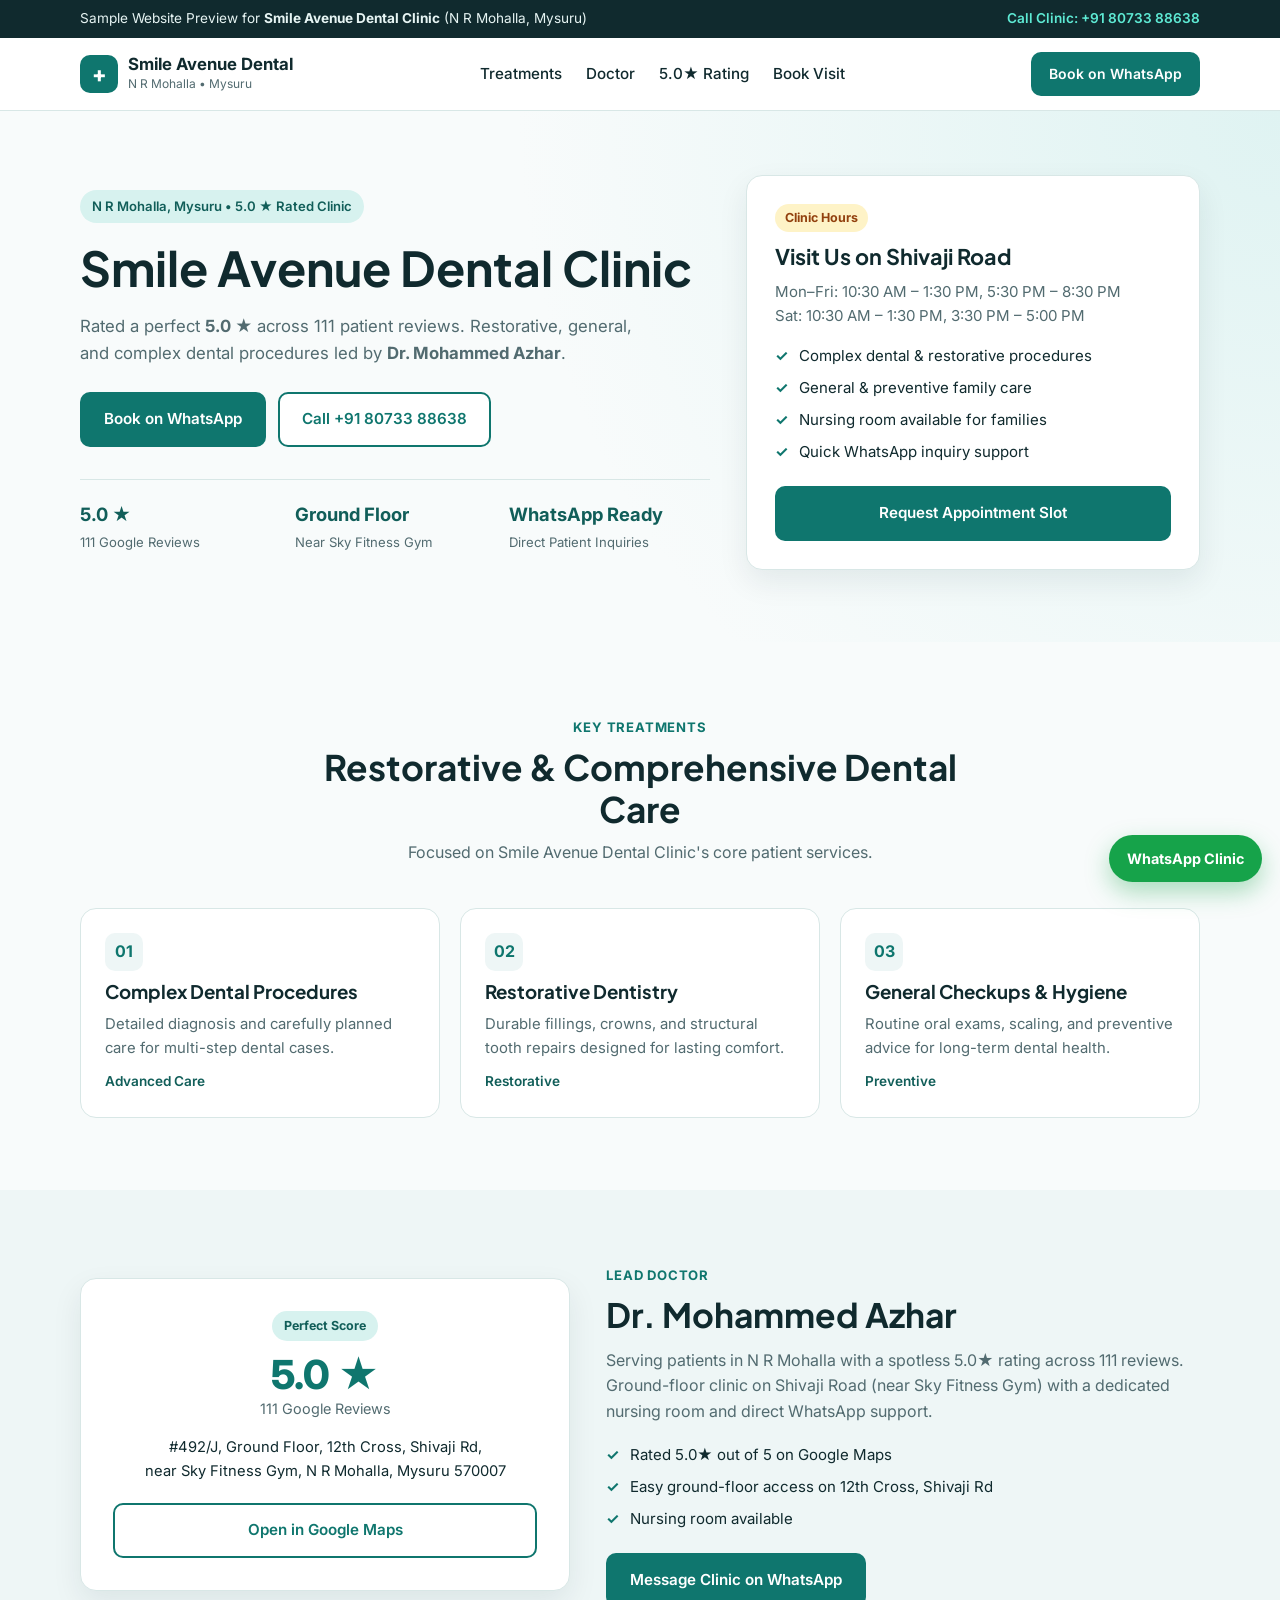
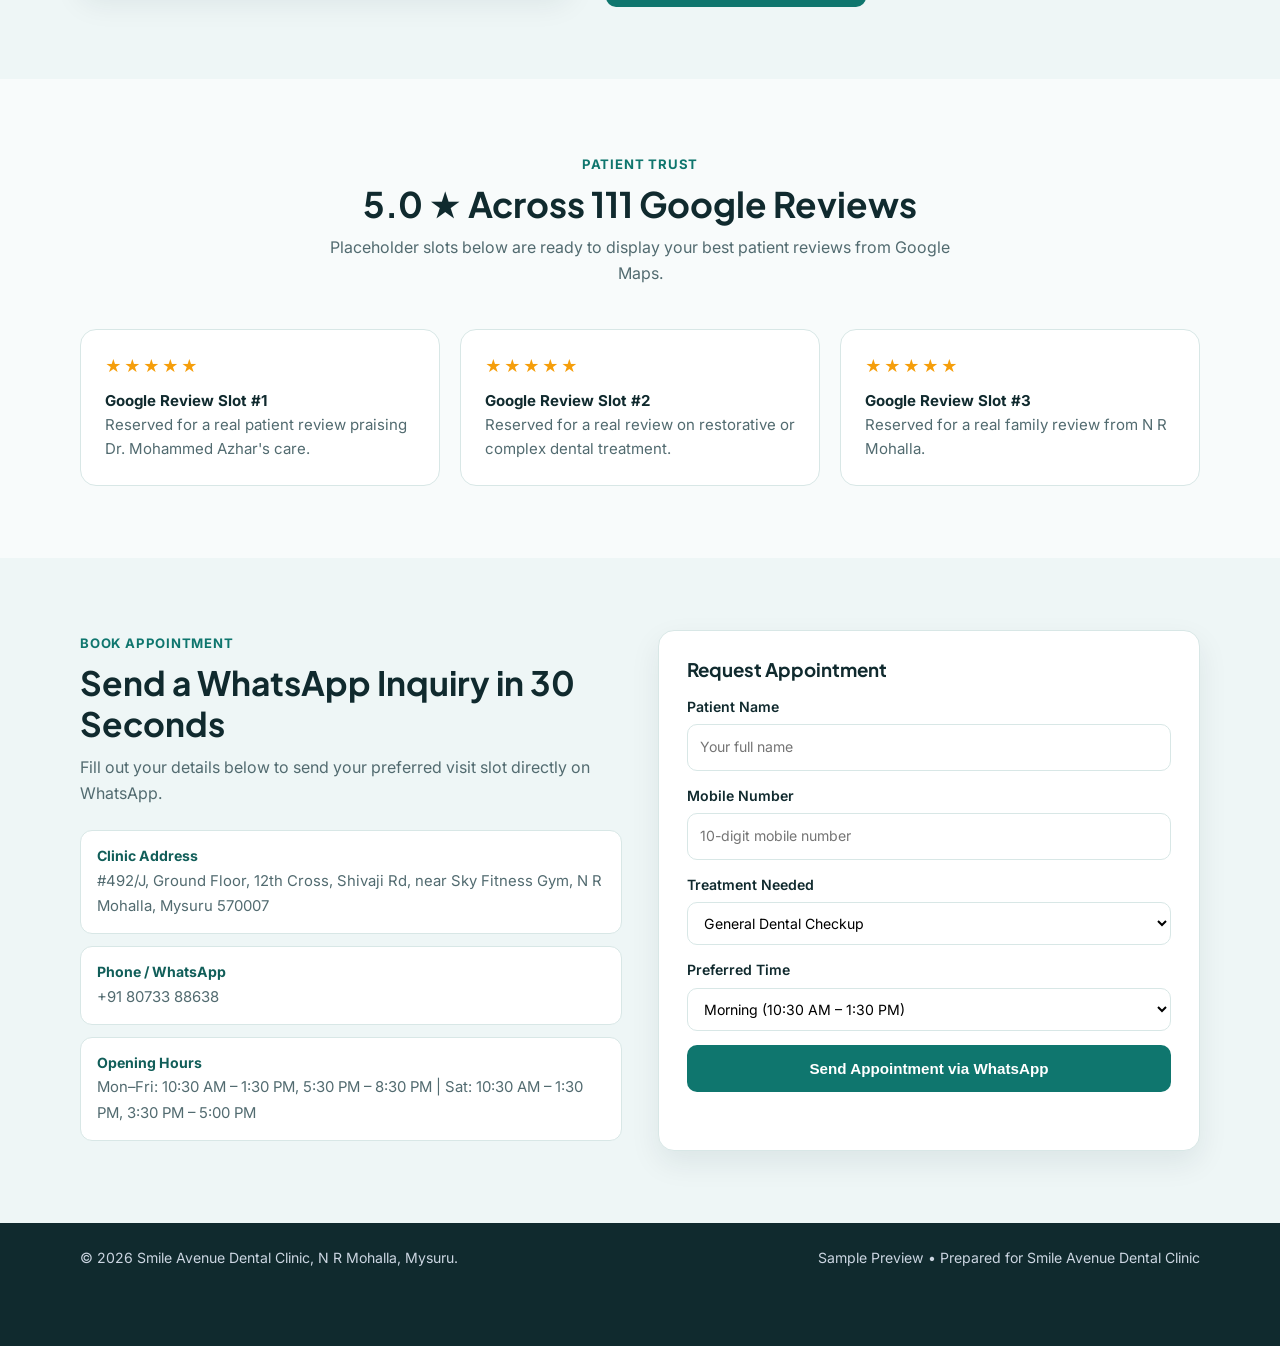
<file: smile-avenue/index.html>
<!DOCTYPE html>
<html lang="en">
<head>
  <meta charset="UTF-8" />
  <meta name="viewport" content="width=device-width, initial-scale=1.0" />
  <title>Smile Avenue Dental Clinic | N R Mohalla, Mysuru</title>
  <meta
    name="description"
    content="Smile Avenue Dental Clinic in N R Mohalla, Mysuru. Led by Dr. Mohammed Azhar. Rated a perfect 5.0 stars across 111 Google reviews."
  />
  <link rel="preconnect" href="https://fonts.googleapis.com" />
  <link rel="preconnect" href="https://fonts.gstatic.com" crossorigin />
  <link
    href="https://fonts.googleapis.com/css2?family=Inter:wght@400;500;600&family=Plus+Jakarta+Sans:wght@600;700;800&display=swap"
    rel="stylesheet"
  />
  <link rel="stylesheet" href="../styles.css" />
</head>
<body>
  <div class="preview-bar">
    <div class="container preview-bar-inner">
      <span>Sample Website Preview for <strong>Smile Avenue Dental Clinic</strong> (N R Mohalla, Mysuru)</span>
      <a href="tel:+918073388638">Call Clinic: +91 80733 88638</a>
    </div>
  </div>

  <header class="header" id="header">
    <div class="container nav-inner">
      <a href="#" class="brand">
        <span class="brand-mark" aria-hidden="true">+</span>
        <span class="brand-text">
          <strong>Smile Avenue Dental</strong>
          <small>N R Mohalla &bull; Mysuru</small>
        </span>
      </a>

      <nav class="nav-links" id="navLinks" aria-label="Main navigation">
        <a href="#services">Treatments</a>
        <a href="#doctors">Doctor</a>
        <a href="#reviews">5.0&#9733; Rating</a>
        <a href="#book">Book Visit</a>
      </nav>

      <div class="nav-actions">
        <a
          href="https://wa.me/918073388638?text=Hello%20Dr.%20Mohammed%20Azhar%2C%20I%20would%20like%20to%20book%20an%20appointment%20at%20Smile%20Avenue%20Dental%20Clinic."
          target="_blank"
          rel="noopener noreferrer"
          class="btn btn-primary btn-sm"
        >
          Book on WhatsApp
        </a>
        <button class="menu-toggle" id="menuToggle" aria-label="Toggle navigation menu" aria-expanded="false">
          <span></span><span></span><span></span>
        </button>
      </div>
    </div>
  </header>

  <main>
    <section class="hero">
      <div class="container hero-grid">
        <div class="hero-content">
          <div class="badge">N R Mohalla, Mysuru &bull; 5.0 &#9733; Rated Clinic</div>
          <h1>Smile Avenue Dental Clinic</h1>
          <p class="hero-subtitle">
            Rated a perfect <strong>5.0 ★</strong> across 111 patient reviews. Restorative, general,
            and complex dental procedures led by <strong>Dr. Mohammed Azhar</strong>.
          </p>

          <div class="hero-cta">
            <a
              href="https://wa.me/918073388638?text=Hello%20Smile%20Avenue%20Dental%20Clinic%2C%20I%20would%20like%20to%20book%20a%20consultation."
              target="_blank"
              rel="noopener noreferrer"
              class="btn btn-primary"
            >
              Book on WhatsApp
            </a>
            <a href="tel:+918073388638" class="btn btn-outline">Call +91 80733 88638</a>
          </div>

          <div class="trust-stats">
            <div class="stat">
              <strong>5.0 &#9733;</strong>
              <span>111 Google Reviews</span>
            </div>
            <div class="stat">
              <strong>Ground Floor</strong>
              <span>Near Sky Fitness Gym</span>
            </div>
            <div class="stat">
              <strong>WhatsApp Ready</strong>
              <span>Direct Patient Inquiries</span>
            </div>
          </div>
        </div>

        <div class="hero-card">
          <div class="hero-card-badge">Clinic Hours</div>
          <h2>Visit Us on Shivaji Road</h2>
          <p>
            Mon–Fri: 10:30 AM – 1:30 PM, 5:30 PM – 8:30 PM<br />
            Sat: 10:30 AM – 1:30 PM, 3:30 PM – 5:00 PM
          </p>
          <ul class="checklist">
            <li>Complex dental &amp; restorative procedures</li>
            <li>General &amp; preventive family care</li>
            <li>Nursing room available for families</li>
            <li>Quick WhatsApp inquiry support</li>
          </ul>
          <a href="#book" class="btn btn-primary btn-full">Request Appointment Slot</a>
        </div>
      </div>
    </section>

    <section class="section" id="services">
      <div class="container">
        <div class="section-head">
          <span class="eyebrow">Key Treatments</span>
          <h2>Restorative &amp; Comprehensive Dental Care</h2>
          <p>Focused on Smile Avenue Dental Clinic's core patient services.</p>
        </div>

        <div class="services-grid">
          <article class="service-card">
            <div class="service-icon">01</div>
            <h3>Complex Dental Procedures</h3>
            <p>Detailed diagnosis and carefully planned care for multi-step dental cases.</p>
            <span class="service-tag">Advanced Care</span>
          </article>
          <article class="service-card">
            <div class="service-icon">02</div>
            <h3>Restorative Dentistry</h3>
            <p>Durable fillings, crowns, and structural tooth repairs designed for lasting comfort.</p>
            <span class="service-tag">Restorative</span>
          </article>
          <article class="service-card">
            <div class="service-icon">03</div>
            <h3>General Checkups &amp; Hygiene</h3>
            <p>Routine oral exams, scaling, and preventive advice for long-term dental health.</p>
            <span class="service-tag">Preventive</span>
          </article>
        </div>
      </div>
    </section>

    <section class="section section-alt" id="doctors">
      <div class="container about-grid">
        <div class="about-card">
          <div class="rating-pill">Perfect Score</div>
          <div class="big-rating">5.0 &#9733;</div>
          <p class="rating-sub">111 Google Reviews</p>
          <p class="about-address">
            #492/J, Ground Floor, 12th Cross, Shivaji Rd,<br />
            near Sky Fitness Gym, N R Mohalla, Mysuru 570007
          </p>
          <a
            href="https://www.google.com/maps/search/?api=1&query=Smile+Avenue+Dental+Clinic+N+R+Mohalla+Mysuru"
            target="_blank"
            rel="noopener noreferrer"
            class="btn btn-outline btn-full"
          >
            Open in Google Maps
          </a>
        </div>

        <div class="about-info">
          <span class="eyebrow">Lead Doctor</span>
          <h2>Dr. Mohammed Azhar</h2>
          <p>
            Serving patients in N R Mohalla with a spotless 5.0★ rating across 111 reviews. Ground-floor
            clinic on Shivaji Road (near Sky Fitness Gym) with a dedicated nursing room and direct
            WhatsApp support.
          </p>
          <ul class="checklist">
            <li>Rated 5.0★ out of 5 on Google Maps</li>
            <li>Easy ground-floor access on 12th Cross, Shivaji Rd</li>
            <li>Nursing room available</li>
          </ul>
          <a
            href="https://wa.me/918073388638?text=Hello%20Dr.%20Mohammed%20Azhar%2C%20I%20have%20a%20dental%20inquiry."
            target="_blank"
            rel="noopener noreferrer"
            class="btn btn-primary"
          >
            Message Clinic on WhatsApp
          </a>
        </div>
      </div>
    </section>

    <section class="section" id="reviews">
      <div class="container">
        <div class="section-head">
          <span class="eyebrow">Patient Trust</span>
          <h2>5.0 &#9733; Across 111 Google Reviews</h2>
          <p>Placeholder slots below are ready to display your best patient reviews from Google Maps.</p>
        </div>
        <div class="reviews-grid">
          <div class="review-card">
            <div class="stars">&#9733;&#9733;&#9733;&#9733;&#9733;</div>
            <p><strong>Google Review Slot #1</strong><br />Reserved for a real patient review praising Dr. Mohammed Azhar's care.</p>
          </div>
          <div class="review-card">
            <div class="stars">&#9733;&#9733;&#9733;&#9733;&#9733;</div>
            <p><strong>Google Review Slot #2</strong><br />Reserved for a real review on restorative or complex dental treatment.</p>
          </div>
          <div class="review-card">
            <div class="stars">&#9733;&#9733;&#9733;&#9733;&#9733;</div>
            <p><strong>Google Review Slot #3</strong><br />Reserved for a real family review from N R Mohalla.</p>
          </div>
        </div>
      </div>
    </section>

    <section class="section section-alt" id="book">
      <div class="container book-grid">
        <div class="book-info">
          <span class="eyebrow">Book Appointment</span>
          <h2>Send a WhatsApp Inquiry in 30 Seconds</h2>
          <p>Fill out your details below to send your preferred visit slot directly on WhatsApp.</p>
          <div class="contact-boxes">
            <div class="contact-box">
              <strong>Clinic Address</strong>
              <span>#492/J, Ground Floor, 12th Cross, Shivaji Rd, near Sky Fitness Gym, N R Mohalla, Mysuru 570007</span>
            </div>
            <div class="contact-box">
              <strong>Phone / WhatsApp</strong>
              <span><a href="tel:+918073388638">+91 80733 88638</a></span>
            </div>
            <div class="contact-box">
              <strong>Opening Hours</strong>
              <span>Mon–Fri: 10:30 AM – 1:30 PM, 5:30 PM – 8:30 PM | Sat: 10:30 AM – 1:30 PM, 3:30 PM – 5:00 PM</span>
            </div>
          </div>
        </div>

        <form class="book-form" id="bookingForm" data-clinic="Smile Avenue Dental Clinic" data-whatsapp="918073388638">
          <h3>Request Appointment</h3>
          <label>
            Patient Name
            <input type="text" id="patientName" placeholder="Your full name" required />
          </label>
          <label>
            Mobile Number
            <input type="tel" id="patientPhone" placeholder="10-digit mobile number" pattern="[0-9+\s-]{10,15}" required />
          </label>
          <label>
            Treatment Needed
            <select id="treatment">
              <option value="General Dental Checkup">General Dental Checkup</option>
              <option value="Restorative Dental Care">Restorative Dental Care</option>
              <option value="Complex Dental Consultation">Complex Dental Consultation</option>
            </select>
          </label>
          <label>
            Preferred Time
            <select id="preferredTime">
              <option value="Morning (10:30 AM - 1:30 PM)">Morning (10:30 AM – 1:30 PM)</option>
              <option value="Saturday Afternoon (3:30 PM - 5:00 PM)">Saturday Afternoon (3:30 PM – 5:00 PM)</option>
              <option value="Mon-Fri Evening (5:30 PM - 8:30 PM)">Mon–Fri Evening (5:30 PM – 8:30 PM)</option>
            </select>
          </label>
          <button type="submit" class="btn btn-primary btn-full">Send Appointment via WhatsApp</button>
          <p class="form-note" id="formStatus" aria-live="polite"></p>
        </form>
      </div>
    </section>
  </main>

  <footer class="footer">
    <div class="container footer-inner">
      <p>&copy; <span id="year"></span> Smile Avenue Dental Clinic, N R Mohalla, Mysuru.</p>
      <p>Sample Preview &bull; Prepared for Smile Avenue Dental Clinic</p>
    </div>
  </footer>

  <a
    href="https://wa.me/918073388638?text=Hello%20Smile%20Avenue%20Dental%20Clinic%2C%20I%20would%20like%20to%20book%20an%20appointment."
    target="_blank"
    rel="noopener noreferrer"
    class="floating-wa"
  >
    WhatsApp Clinic
  </a>

  <script src="../script.js"></script>
</body>
  </html>
</file>
<file: styles.css>
:root {
  --bg: #f8fbfb;
  --surface: #ffffff;
  --surface-alt: #eef6f6;
  --text: #102a2e;
  --muted: #526b70;
  --primary: #0f766e;
  --primary-dark: #115e59;
  --accent: #0ea5a4;
  --border: #d8e7e6;
  --shadow: 0 12px 30px rgba(16, 42, 46, 0.08);
  --radius: 16px;
}

* {
  box-sizing: border-box;
  margin: 0;
  padding: 0;
}

html {
  scroll-behavior: smooth;
}

body {
  font-family: "Inter", system-ui, -apple-system, sans-serif;
  color: var(--text);
  background: var(--bg);
  line-height: 1.6;
}

h1, h2, h3 {
  font-family: "Plus Jakarta Sans", system-ui, sans-serif;
  line-height: 1.2;
}

a {
  color: inherit;
  text-decoration: none;
}

.container {
  width: min(1120px, 92%);
  margin: 0 auto;
}

/* Preview Bar */
.preview-bar {
  background: var(--text);
  color: #e6f4f3;
  font-size: 0.85rem;
  padding: 8px 0;
}

.preview-bar-inner {
  display: flex;
  justify-content: space-between;
  gap: 12px;
  flex-wrap: wrap;
}

.preview-bar a {
  color: #5eead4;
  font-weight: 600;
}

/* Header */
.header {
  position: sticky;
  top: 0;
  z-index: 50;
  background: rgba(255, 255, 255, 0.94);
  backdrop-filter: blur(10px);
  border-bottom: 1px solid var(--border);
}

.nav-inner {
  display: flex;
  align-items: center;
  justify-content: space-between;
  padding: 14px 0;
  gap: 16px;
}

.brand {
  display: flex;
  align-items: center;
  gap: 10px;
}

.brand-mark {
  width: 38px;
  height: 38px;
  border-radius: 10px;
  background: var(--primary);
  color: #fff;
  display: grid;
  place-items: center;
  font-weight: 800;
  font-size: 1.35rem;
}

.brand-text {
  display: flex;
  flex-direction: column;
}

.brand-text strong {
  font-size: 1.05rem;
  line-height: 1.1;
}

.brand-text small {
  font-size: 0.75rem;
  color: var(--muted);
}

.nav-links {
  display: flex;
  gap: 24px;
  font-weight: 500;
  font-size: 0.95rem;
  white-space: nowrap;
}

.nav-links a:hover {
  color: var(--primary);
}

.nav-actions {
  display: flex;
  align-items: center;
  gap: 10px;
}

.menu-toggle {
  display: none;
  flex-direction: column;
  gap: 5px;
  background: none;
  border: 1px solid var(--border);
  border-radius: 8px;
  padding: 8px;
  cursor: pointer;
}

.menu-toggle span {
  width: 20px;
  height: 2px;
  background: var(--text);
}

/* Buttons */
.btn {
  display: inline-flex;
  align-items: center;
  justify-content: center;
  padding: 13px 22px;
  border-radius: 10px;
  font-weight: 600;
  font-size: 0.95rem;
  border: 2px solid transparent;
  cursor: pointer;
  white-space: nowrap;
  transition: transform 0.15s ease, background 0.15s ease;
}

.btn:hover {
  transform: translateY(-1px);
}

.btn-sm {
  padding: 9px 16px;
  font-size: 0.875rem;
}

.btn-full {
  width: 100%;
}

.btn-primary {
  background: var(--primary);
  color: #fff;
}

.btn-primary:hover {
  background: var(--primary-dark);
}

.btn-outline {
  border-color: var(--primary);
  color: var(--primary);
  background: #fff;
}

.btn-outline:hover {
  background: var(--surface-alt);
}

/* Hero */
.hero {
  padding: 64px 0 72px;
  background: radial-gradient(circle at top right, #dff3f2, transparent 55%);
}

.hero-grid {
  display: grid;
  grid-template-columns: 1.25fr 0.9fr;
  gap: 36px;
  align-items: center;
}

.badge {
  display: inline-block;
  background: #d7f2ef;
  color: var(--primary-dark);
  font-weight: 600;
  font-size: 0.82rem;
  padding: 6px 12px;
  border-radius: 999px;
  margin-bottom: 16px;
}

.hero h1 {
  font-size: clamp(2rem, 4vw, 3rem);
  margin-bottom: 16px;
}

.hero-subtitle {
  color: var(--muted);
  font-size: 1.05rem;
  margin-bottom: 26px;
  max-width: 560px;
}

.hero-cta {
  display: flex;
  flex-wrap: wrap;
  gap: 12px;
  margin-bottom: 32px;
}

.trust-stats {
  display: grid;
  grid-template-columns: repeat(3, minmax(0, 1fr));
  gap: 14px;
  padding-top: 20px;
  border-top: 1px solid var(--border);
}

.stat strong {
  display: block;
  font-size: 1.15rem;
  color: var(--primary-dark);
}

.stat span {
  font-size: 0.82rem;
  color: var(--muted);
}

.hero-card {
  background: var(--surface);
  border: 1px solid var(--border);
  border-radius: var(--radius);
  padding: 28px;
  box-shadow: var(--shadow);
}

.hero-card-badge {
  display: inline-block;
  background: #fef3c7;
  color: #92400e;
  font-weight: 700;
  font-size: 0.78rem;
  padding: 4px 10px;
  border-radius: 999px;
  margin-bottom: 12px;
}

.hero-card h2 {
  font-size: 1.35rem;
  margin-bottom: 10px;
}

.hero-card p {
  color: var(--muted);
  font-size: 0.94rem;
  margin-bottom: 16px;
}

.checklist {
  list-style: none;
  margin-bottom: 22px;
}

.checklist li {
  position: relative;
  padding-left: 24px;
  margin-bottom: 8px;
  font-size: 0.94rem;
}

.checklist li::before {
  content: "✓";
  position: absolute;
  left: 0;
  color: var(--primary);
  font-weight: 700;
}

/* Sections */
.section {
  padding: 72px 0;
}

.section-alt {
  background: var(--surface-alt);
}

.section-head {
  text-align: center;
  max-width: 660px;
  margin: 0 auto 42px;
}

.eyebrow {
  display: inline-block;
  color: var(--primary);
  font-weight: 700;
  font-size: 0.82rem;
  text-transform: uppercase;
  letter-spacing: 0.06em;
  margin-bottom: 8px;
}

.section-head h2 {
  font-size: clamp(1.6rem, 3vw, 2.2rem);
  margin-bottom: 10px;
}

.section-head p {
  color: var(--muted);
}

/* Services */
.services-grid {
  display: grid;
  grid-template-columns: repeat(3, minmax(0, 1fr));
  gap: 20px;
}

.service-card {
  background: var(--surface);
  border: 1px solid var(--border);
  border-radius: var(--radius);
  padding: 24px;
  display: flex;
  flex-direction: column;
  gap: 10px;
}

.service-icon {
  width: 38px;
  height: 38px;
  border-radius: 10px;
  background: var(--surface-alt);
  color: var(--primary);
  font-weight: 700;
  display: grid;
  place-items: center;
}

.service-card p {
  color: var(--muted);
  font-size: 0.93rem;
  flex: 1;
}

.service-tag {
  font-weight: 600;
  font-size: 0.85rem;
  color: var(--primary-dark);
}

/* Doctors & About Clinic */
.about-grid {
  display: grid;
  grid-template-columns: 0.95fr 1.15fr;
  gap: 36px;
  align-items: center;
}

.about-card {
  background: var(--surface);
  border: 1px solid var(--border);
  border-radius: var(--radius);
  padding: 32px;
  text-align: center;
  box-shadow: var(--shadow);
}

.rating-pill {
  display: inline-block;
  background: #d7f2ef;
  color: var(--primary-dark);
  font-weight: 700;
  font-size: 0.78rem;
  padding: 5px 12px;
  border-radius: 999px;
  margin-bottom: 12px;
}

.big-rating {
  font-size: 2.5rem;
  font-weight: 800;
  color: var(--primary);
  line-height: 1.1;
}

.rating-sub {
  font-size: 0.9rem;
  color: var(--muted);
  margin-bottom: 16px;
}

.about-address {
  font-size: 0.92rem;
  color: var(--text);
  margin-bottom: 20px;
}

.about-info h2 {
  font-size: clamp(1.6rem, 3vw, 2.1rem);
  margin-bottom: 14px;
}

.about-info p {
  color: var(--muted);
  margin-bottom: 18px;
}

/* Reviews */
.reviews-grid {
  display: grid;
  grid-template-columns: repeat(3, minmax(0, 1fr));
  gap: 20px;
}

.review-card {
  background: var(--surface);
  border: 1px solid var(--border);
  border-radius: var(--radius);
  padding: 24px;
  display: flex;
  flex-direction: column;
  gap: 10px;
}

.stars {
  color: #f59e0b;
  letter-spacing: 2px;
}

.review-card p {
  color: var(--muted);
  font-size: 0.94rem;
}

.review-card strong {
  color: var(--text);
}

/* Booking Form */
.book-grid {
  display: grid;
  grid-template-columns: 1fr 1fr;
  gap: 36px;
  align-items: start;
}

.book-info h2 {
  font-size: clamp(1.6rem, 3vw, 2.1rem);
  margin-bottom: 12px;
}

.book-info > p {
  color: var(--muted);
  margin-bottom: 24px;
}

.contact-boxes {
  display: grid;
  gap: 12px;
}

.contact-box {
  background: var(--surface);
  border: 1px solid var(--border);
  border-radius: 12px;
  padding: 14px 16px;
}

.contact-box strong {
  display: block;
  font-size: 0.88rem;
  color: var(--primary-dark);
}

.contact-box span {
  font-size: 0.93rem;
  color: var(--muted);
}

.book-form {
  background: var(--surface);
  border: 1px solid var(--border);
  border-radius: var(--radius);
  padding: 28px;
  box-shadow: var(--shadow);
  display: grid;
  gap: 14px;
}

.book-form label {
  display: grid;
  gap: 6px;
  font-size: 0.88rem;
  font-weight: 600;
}

.book-form input,
.book-form select {
  width: 100%;
  padding: 11px 12px;
  border: 1px solid var(--border);
  border-radius: 10px;
  font: inherit;
  font-weight: 400;
  background: #fff;
}

.book-form input:focus,
.book-form select:focus {
  outline: 2px solid #99f6e4;
  border-color: var(--primary);
}

.form-note {
  font-size: 0.85rem;
  color: var(--primary-dark);
  min-height: 1.2em;
}

/* Directory index cards */
.directory-grid {
  display: grid;
  grid-template-columns: repeat(2, minmax(0, 1fr));
  gap: 20px;
}

.directory-card {
  background: var(--surface);
  border: 1px solid var(--border);
  border-radius: var(--radius);
  padding: 24px;
  box-shadow: var(--shadow);
  display: flex;
  flex-direction: column;
  gap: 10px;
}

.directory-card p {
  color: var(--muted);
  font-size: 0.93rem;
  flex: 1;
}

/* Footer */
.footer {
  background: var(--text);
  color: #cbd5e1;
  padding: 24px 0 76px;
  font-size: 0.88rem;
}

.footer-inner {
  display: flex;
  justify-content: space-between;
  flex-wrap: wrap;
  gap: 10px;
}

/* Floating WhatsApp Button */
.floating-wa {
  position: fixed;
  right: 18px;
  bottom: 18px;
  z-index: 60;
  background: #16a34a;
  color: #fff;
  font-weight: 700;
  font-size: 0.9rem;
  padding: 12px 18px;
  border-radius: 999px;
  box-shadow: 0 10px 24px rgba(22, 163, 74, 0.35);
}

.floating-wa:hover {
  background: #15803d;
}

/* Responsive */
@media (max-width: 900px) {
  .hero-grid,
  .about-grid,
  .book-grid,
  .directory-grid {
    grid-template-columns: 1fr;
  }

  .services-grid,
  .reviews-grid {
    grid-template-columns: repeat(2, minmax(0, 1fr));
  }
}

@media (max-width: 860px) {
  .nav-links {
    display: none;
    position: absolute;
    top: 100%;
    left: 0;
    right: 0;
    background: #fff;
    flex-direction: column;
    padding: 16px 4%;
    border-bottom: 1px solid var(--border);
    gap: 12px;
  }

  .nav-links.open {
    display: flex;
  }

  .menu-toggle {
    display: flex;
  }
}

@media (max-width: 680px) {
  .services-grid,
  .reviews-grid,
  .trust-stats {
    grid-template-columns: 1fr;
  }
}
</file>
